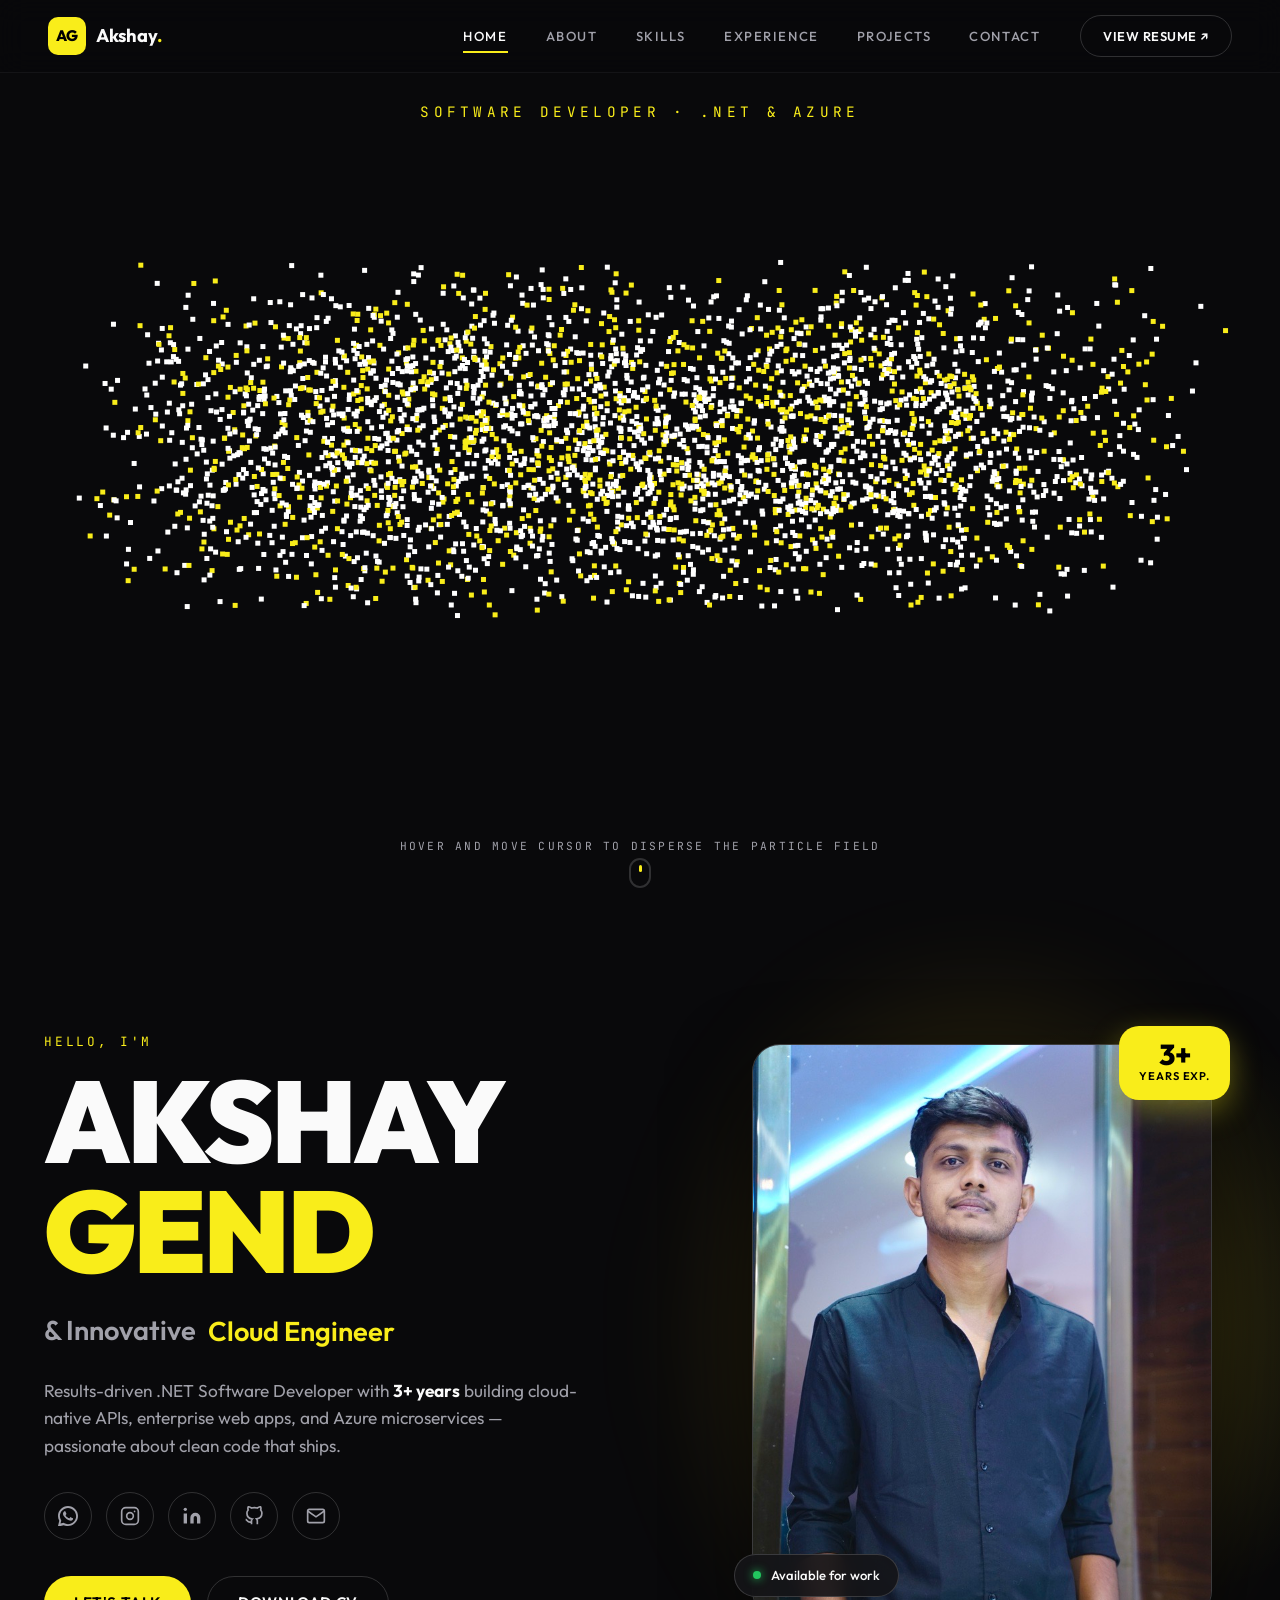
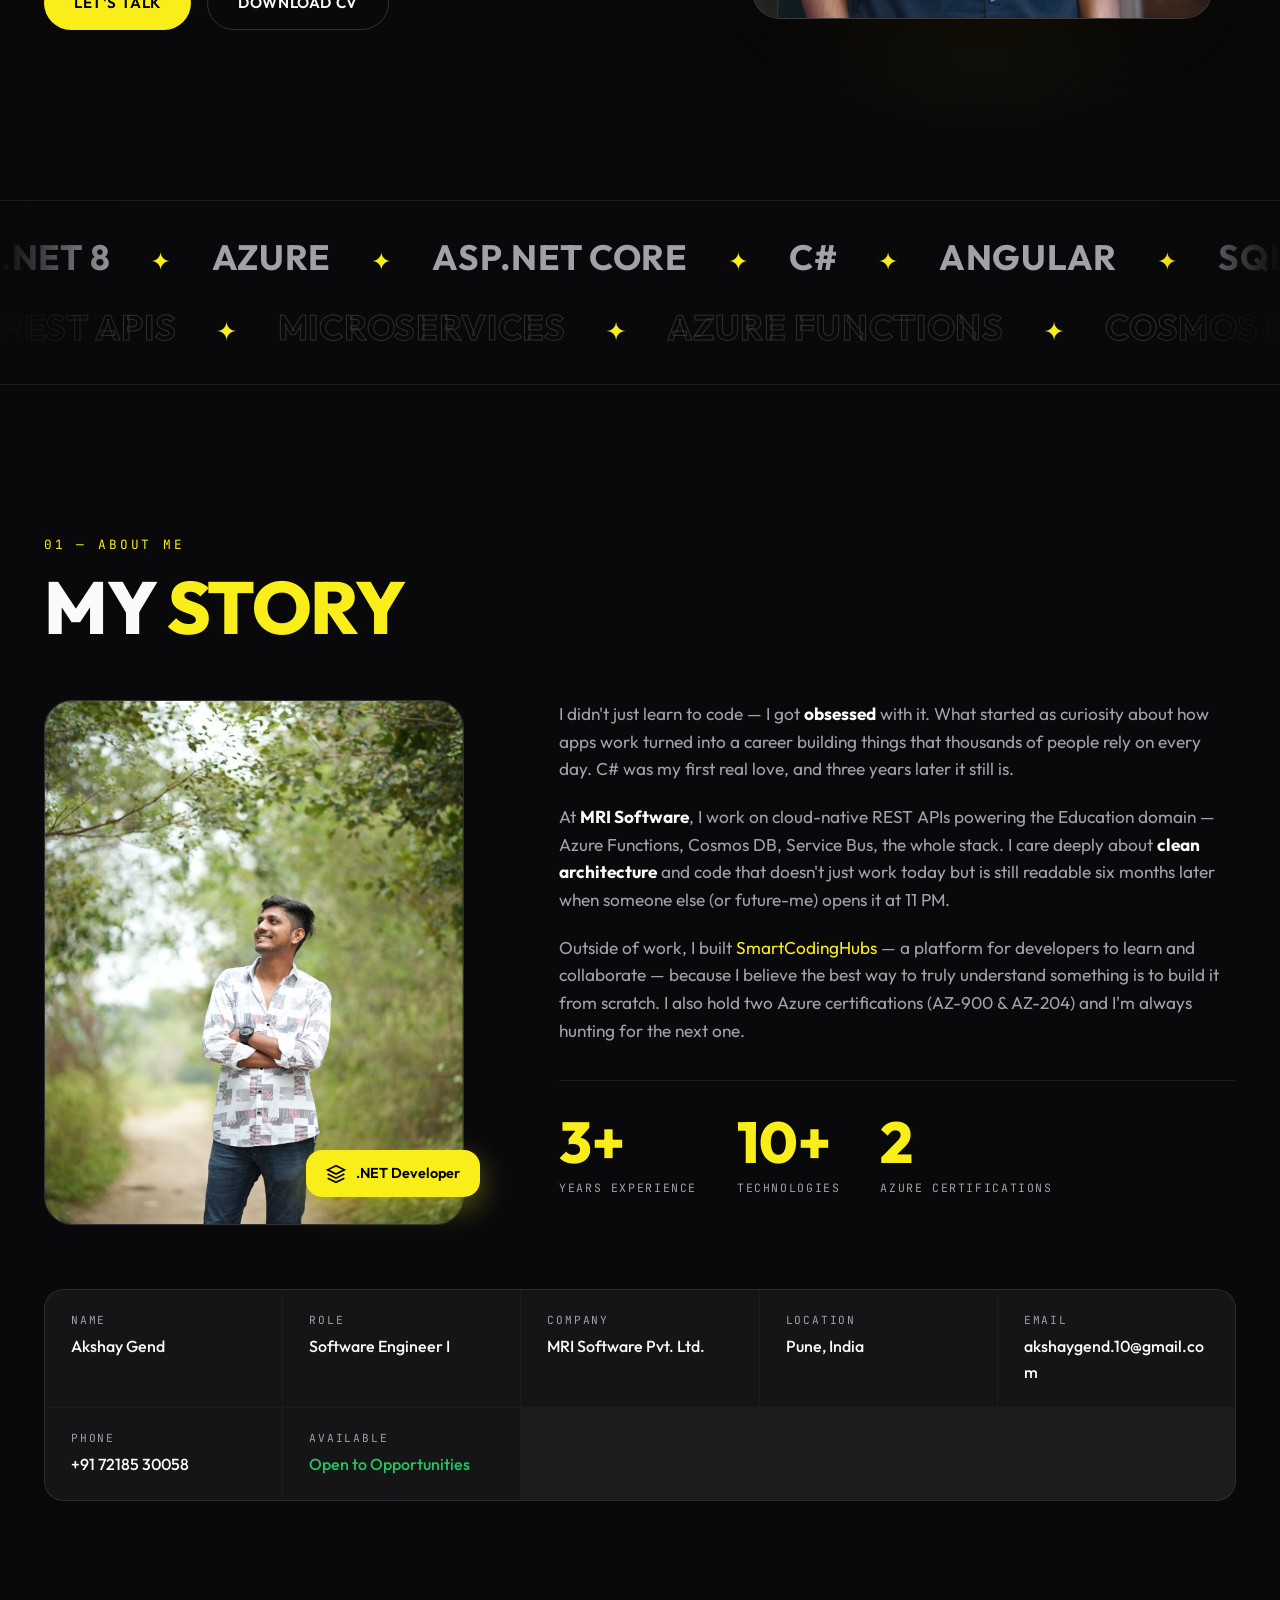
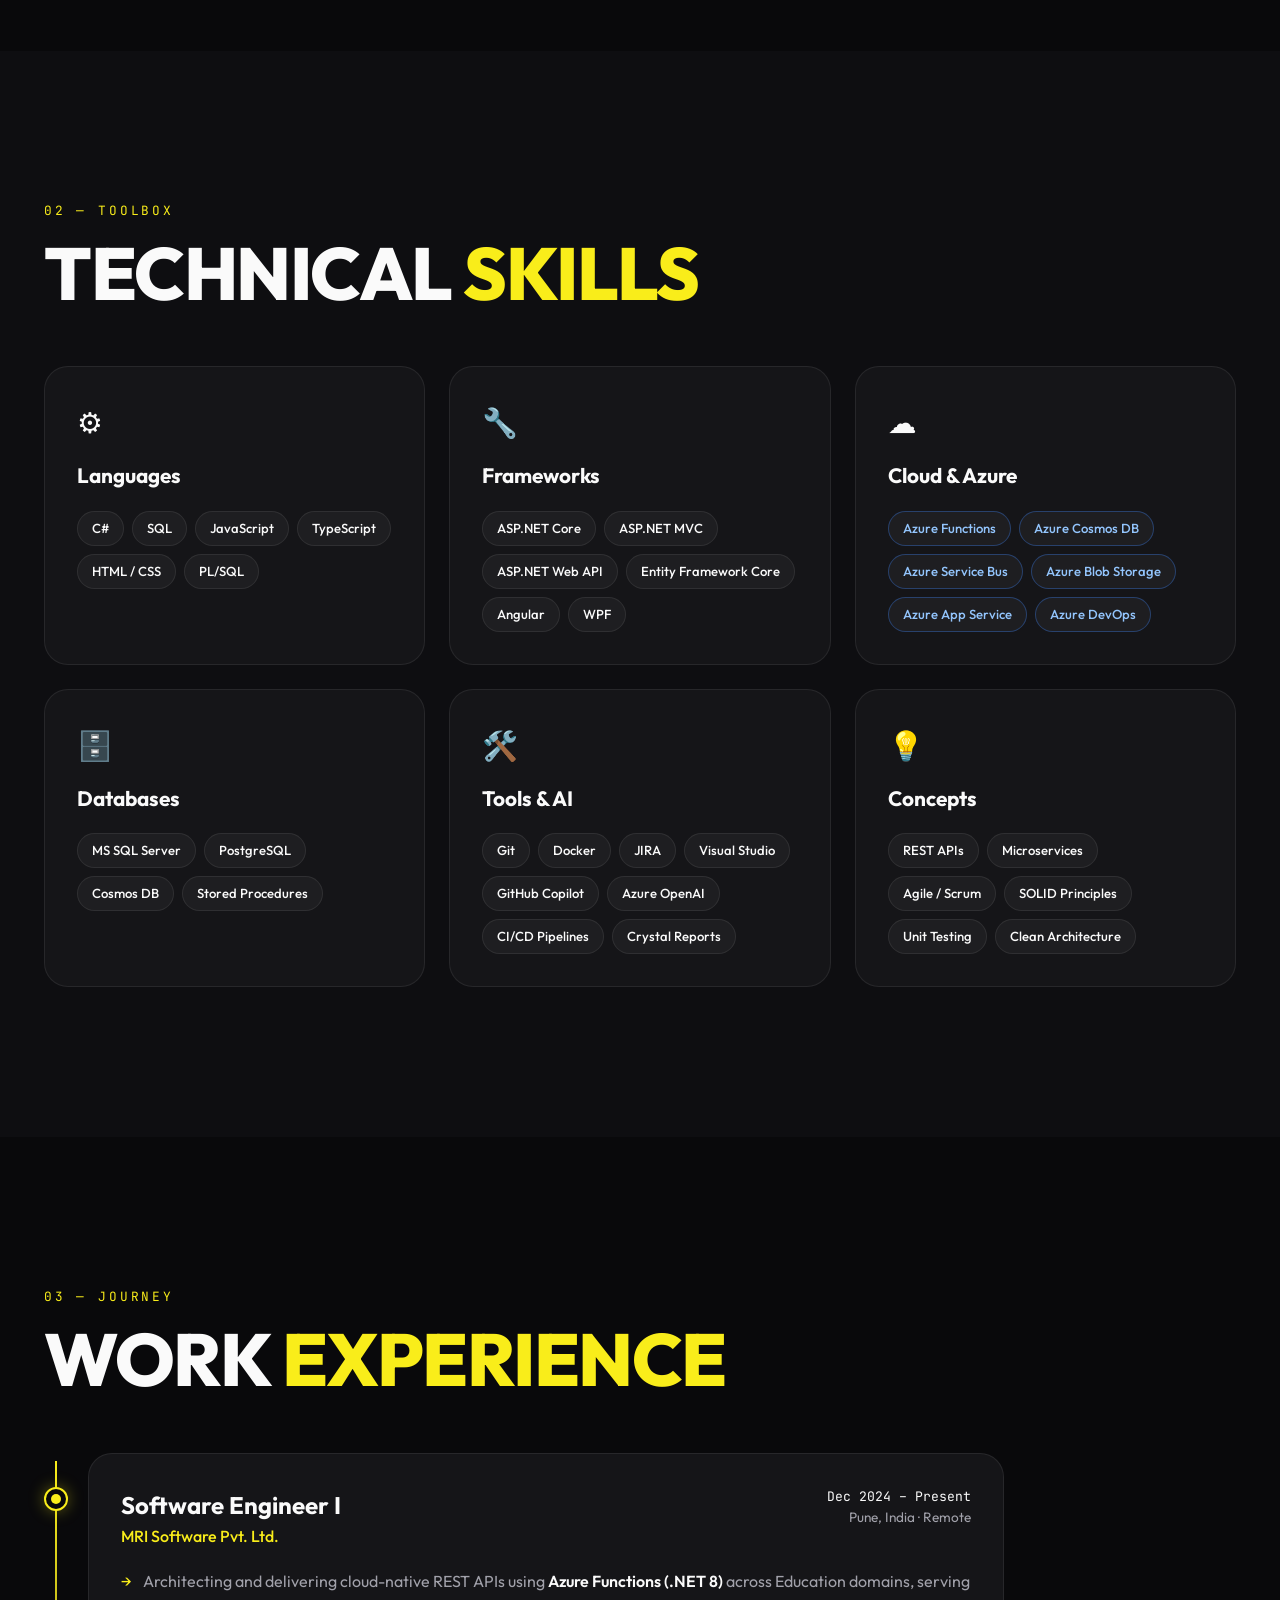
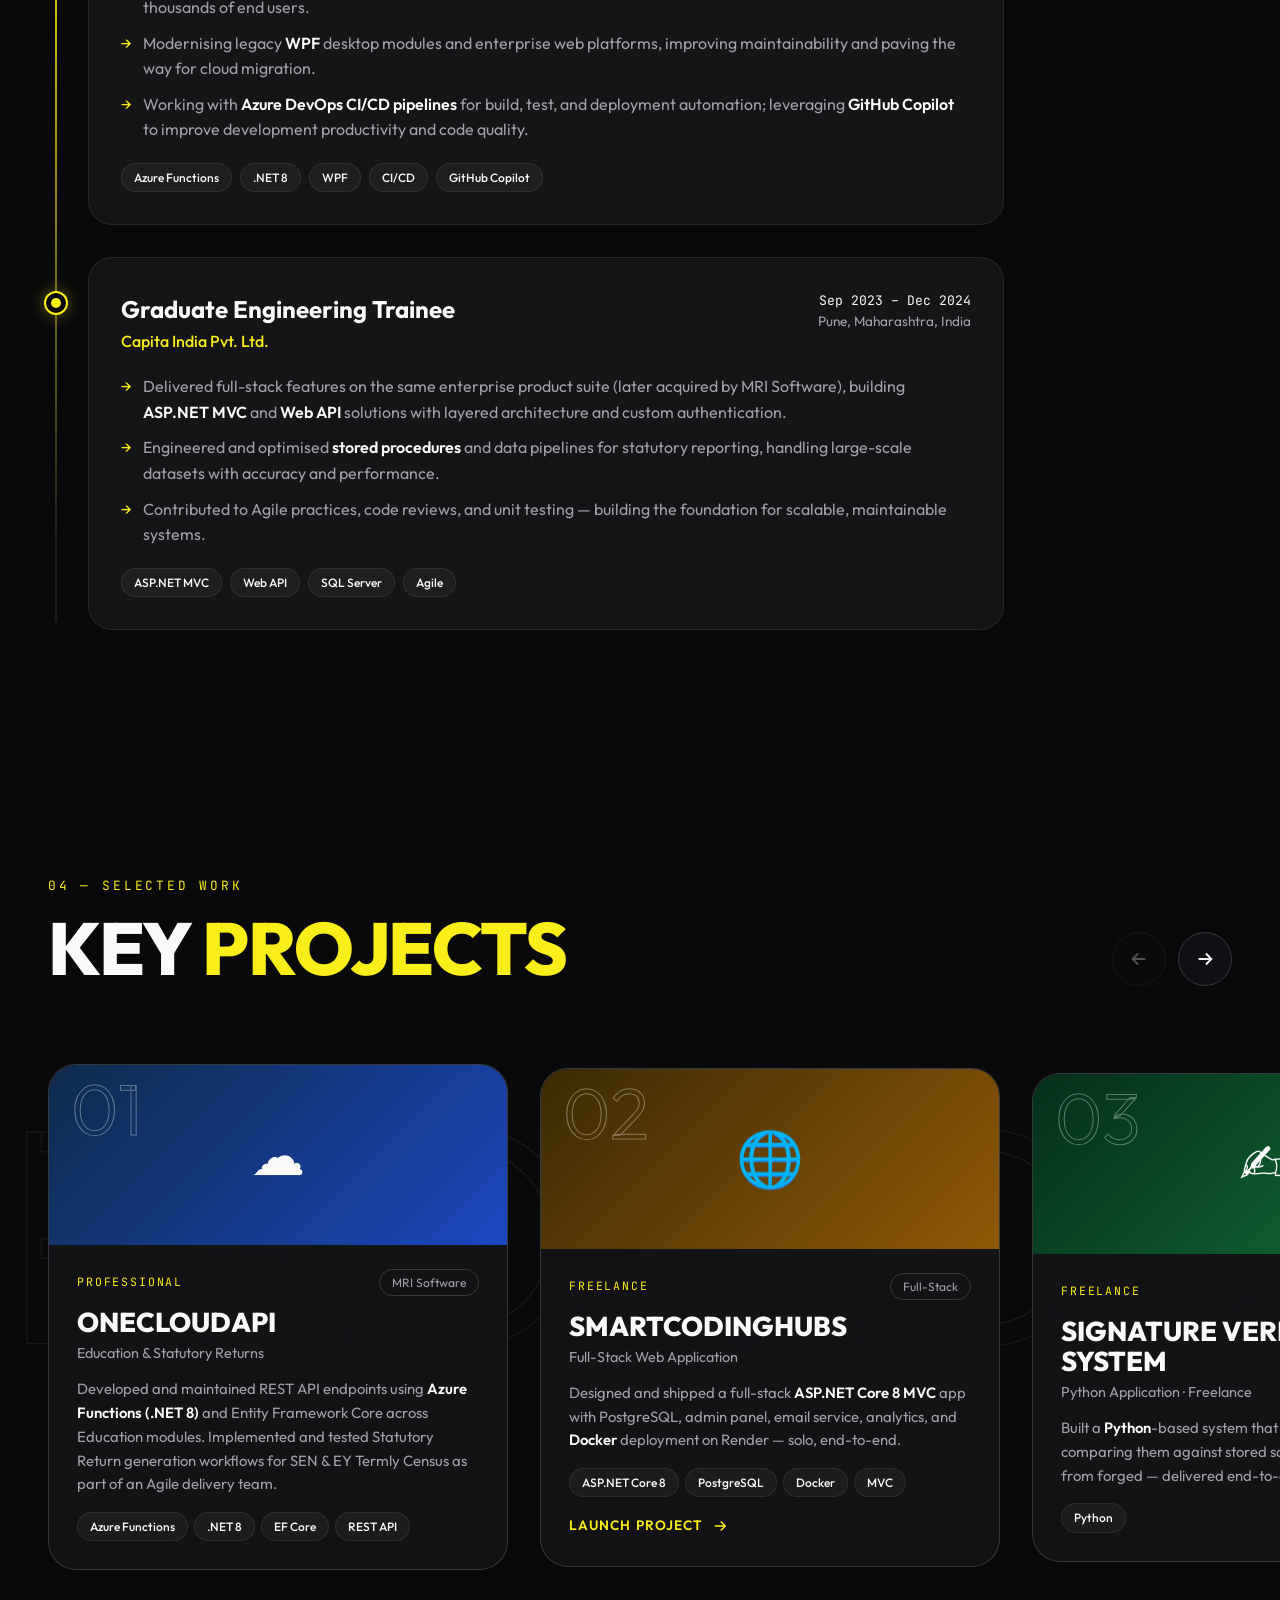
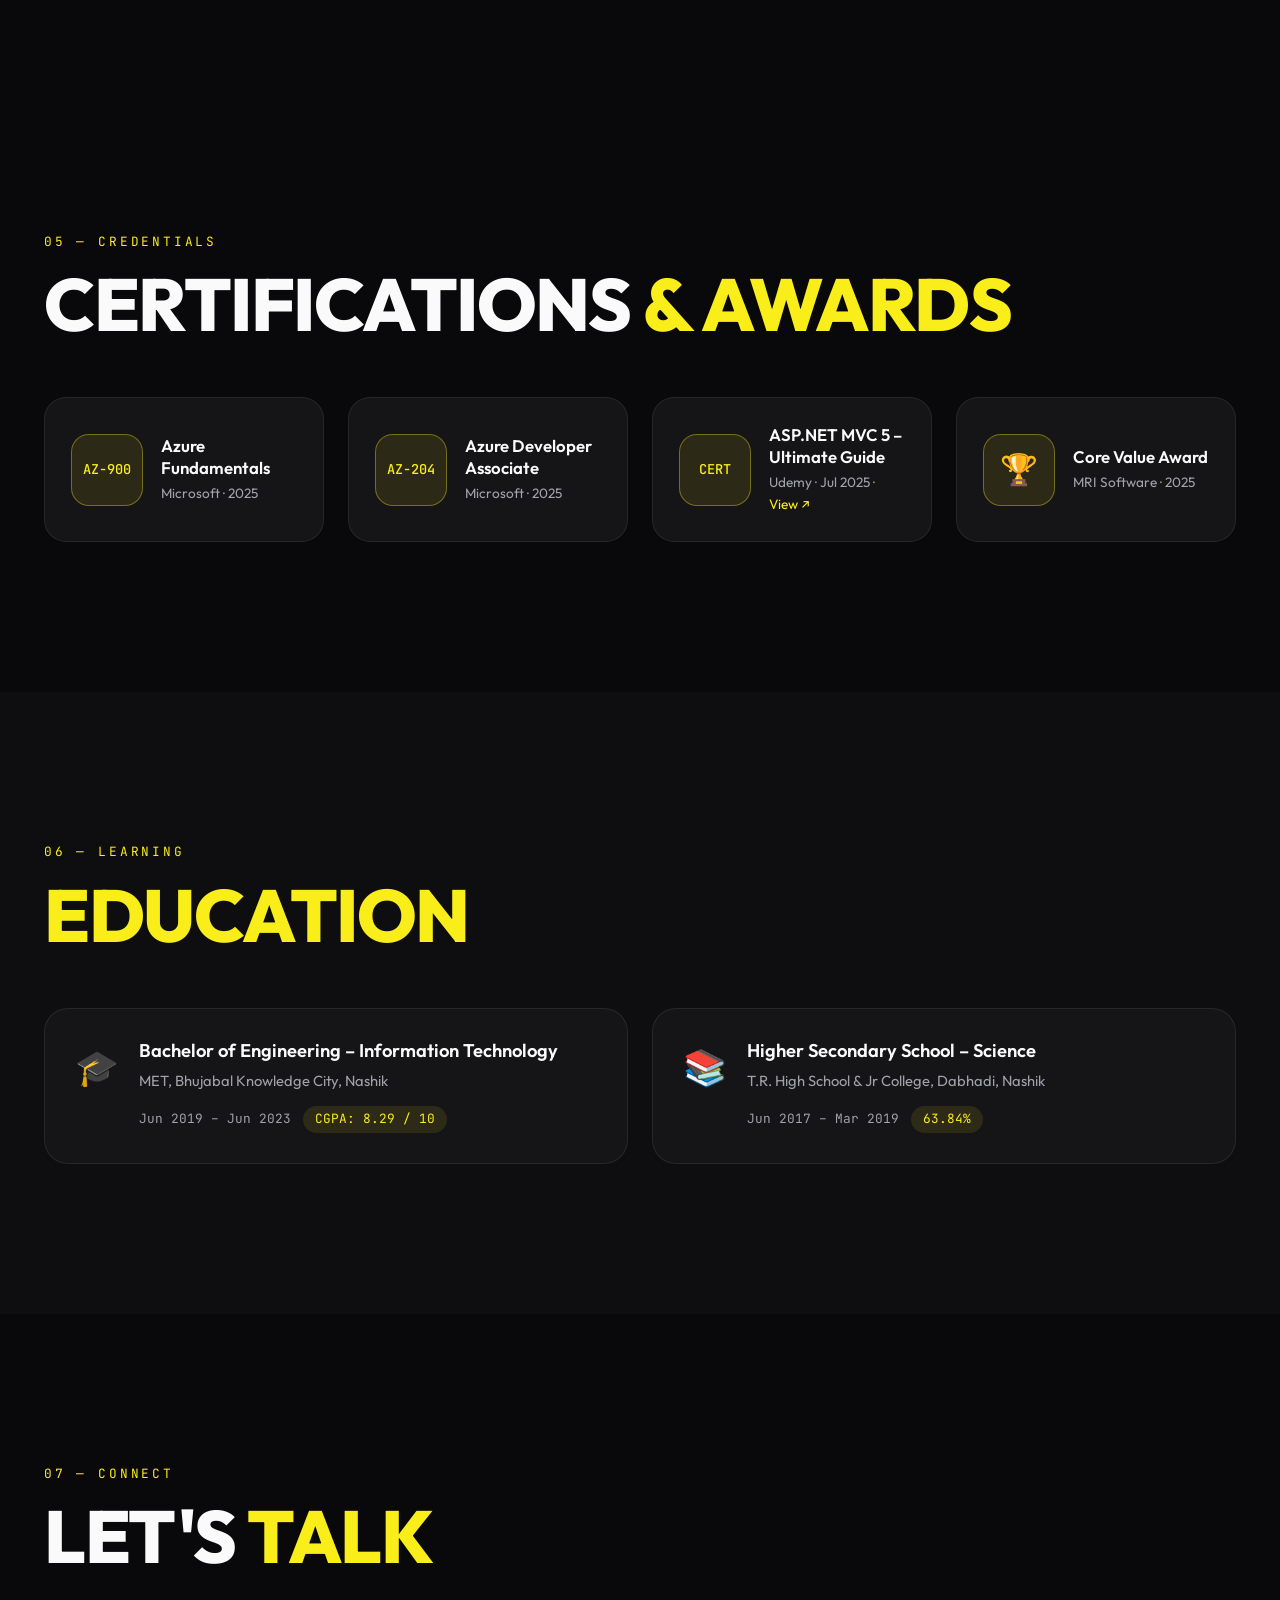
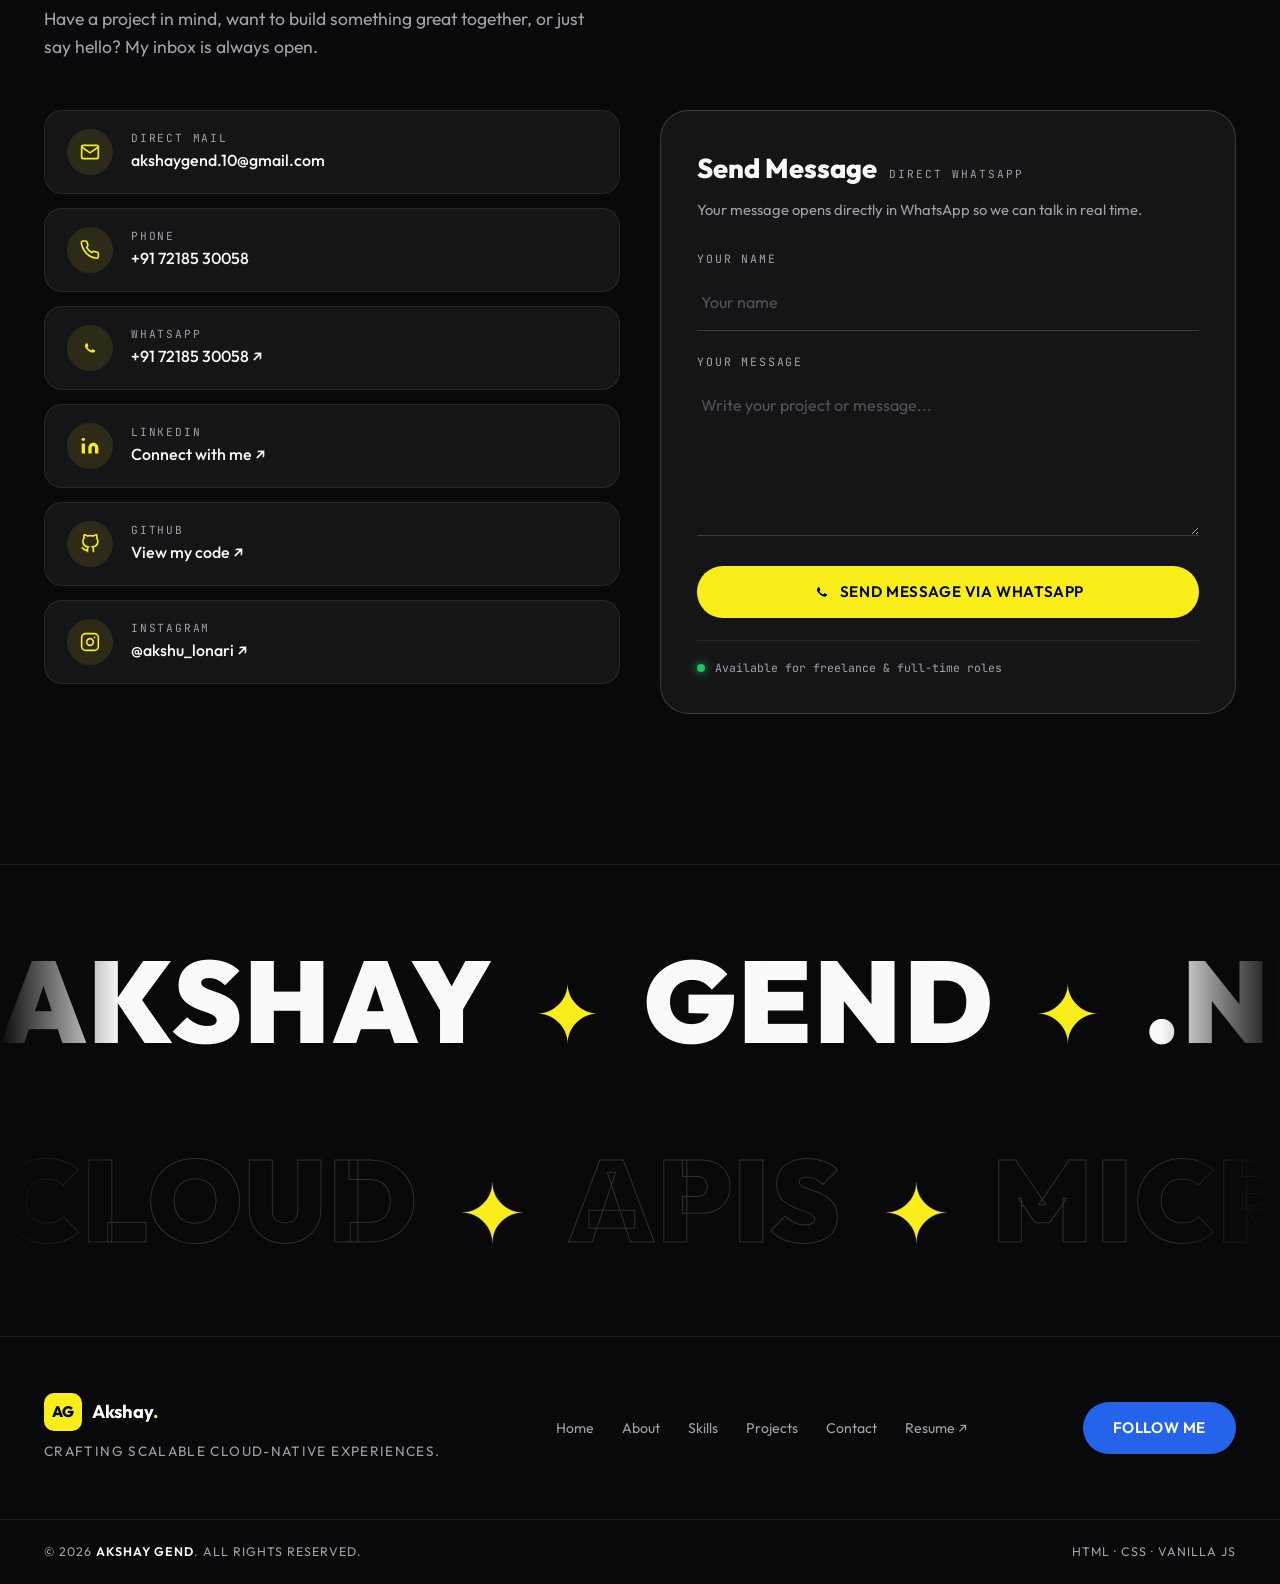
<file: index.html>
<!DOCTYPE html>
<html lang="en">
<head>
  <meta charset="UTF-8" />
  <meta name="viewport" content="width=device-width, initial-scale=1.0" />
  <title>Akshay Gend – .NET Developer</title>
  <meta name="description" content="Akshay Gend – .NET Software Developer specialising in Azure, ASP.NET Core, and cloud-native APIs." />
  <meta name="theme-color" content="#09090b" />
  <link rel="canonical" href="https://akshaygend.netlify.app/" />
  <meta name="robots" content="index, follow" />
  <link rel="preconnect" href="https://fonts.googleapis.com" />
  <link rel="preconnect" href="https://fonts.gstatic.com" crossorigin />
  <link href="https://fonts.googleapis.com/css2?family=Outfit:wght@300;400;500;600;700;800;900&family=JetBrains+Mono:wght@400;500&display=swap" rel="stylesheet" />
  <link rel="stylesheet" href="styles.css" />
  <noscript><style>.reveal{opacity:1!important;transform:none!important}</style></noscript>
</head>
<body>
  <div class="progress-bar" id="progressBar"></div>

  <!-- NAVBAR -->
  <nav class="navbar" id="navbar">
    <div class="nav-container">
      <a class="nav-logo" href="#home">
        <span class="logo-badge">AG</span>
        <span class="logo-name">Akshay<span class="logo-dot-sep">.</span></span>
      </a>
      <ul class="nav-links" id="navLinks">
        <li><a href="#home">Home</a></li>
        <li><a href="#about">About</a></li>
        <li><a href="#skills">Skills</a></li>
        <li><a href="#experience">Experience</a></li>
        <li><a href="#projects">Projects</a></li>
        <li><a href="#contact">Contact</a></li>
        <li class="nav-links-cta"><a href="Akshay_Gend_Resume.html" target="_blank" rel="noopener">View Resume ↗</a></li>
      </ul>
      <a href="Akshay_Gend_Resume.html" target="_blank" rel="noopener" class="btn btn-sm nav-cta">View Resume ↗</a>
      <button class="hamburger" id="hamburger" aria-label="Toggle menu" aria-expanded="false">
        <span></span><span></span><span></span>
      </button>
    </div>
  </nav>

  <!-- HOME : particle name -->
  <section class="landing" id="home">
    <canvas id="particleCanvas" aria-hidden="true"></canvas>
    <h1 class="sr-only">Akshay Gend – .NET Software Developer</h1>
    <p class="landing-role">Software Developer · .NET &amp; Azure</p>
    <p class="landing-hint">Hover and move cursor to disperse the particle field</p>
    <a href="#about" class="scroll-indicator" aria-label="Scroll to about"><span></span></a>
  </section>

  <!-- ABOUT : split-screen bio -->
  <section class="section hero" id="about">
    <div class="hero-glow" aria-hidden="true"></div>
    <div class="container hero-grid">
      <div class="hero-text">
        <p class="eyebrow">Hello, I'm</p>
        <h2 class="hero-name">Akshay<br><span class="outline">Gend</span></h2>
        <div class="word-line">
          <span class="word-amp">&amp; Innovative</span>
          <span class="word-window" aria-live="off">
            <span class="word-list" id="wordList">
              <span>.NET Developer</span>
              <span>Cloud Engineer</span>
              <span>API Architect</span>
              <span>Azure Builder</span>
            </span>
          </span>
        </div>
        <p class="hero-bio">
          Results-driven .NET Software Developer with <strong>3+ years</strong> building
          cloud-native APIs, enterprise web apps, and Azure microservices —
          passionate about clean code that ships.
        </p>
        <div class="hero-socials">
          <a href="https://wa.me/917218530058" target="_blank" rel="noopener" aria-label="WhatsApp" class="social-btn social-wa">
            <svg viewBox="0 0 24 24" fill="currentColor"><path d="M17.472 14.382c-.297-.149-1.758-.867-2.03-.967-.273-.099-.471-.148-.67.15-.197.297-.767.966-.94 1.164-.173.199-.347.223-.644.075-.297-.15-1.255-.463-2.39-1.475-.883-.788-1.48-1.761-1.653-2.059-.173-.297-.018-.458.13-.606.134-.133.298-.347.446-.52.149-.174.198-.298.298-.497.099-.198.05-.371-.025-.52-.075-.149-.669-1.612-.916-2.207-.242-.579-.487-.5-.669-.51-.173-.008-.371-.01-.57-.01-.198 0-.52.074-.792.372-.272.297-1.04 1.016-1.04 2.479 0 1.462 1.065 2.875 1.213 3.074.149.198 2.096 3.2 5.077 4.487.709.306 1.262.489 1.694.625.712.227 1.36.195 1.871.118.571-.085 1.758-.719 2.006-1.413.248-.694.248-1.289.173-1.413-.074-.124-.272-.198-.57-.347z"/><path d="M12 0C5.373 0 0 5.373 0 12c0 2.118.554 4.107 1.523 5.832L.057 23.625a.75.75 0 0 0 .918.918l5.8-1.466A11.934 11.934 0 0 0 12 24c6.627 0 12-5.373 12-12S18.627 0 12 0zm0 21.75a9.716 9.716 0 0 1-4.953-1.355l-.355-.211-3.683.931.948-3.672-.23-.376A9.712 9.712 0 0 1 2.25 12C2.25 6.615 6.615 2.25 12 2.25S21.75 6.615 21.75 12 17.385 21.75 12 21.75z"/></svg>
          </a>
          <a href="https://www.instagram.com/akshu_lonari" target="_blank" rel="noopener" aria-label="Instagram" class="social-btn social-ig">
            <svg viewBox="0 0 24 24" fill="none" stroke="currentColor" stroke-width="2"><rect x="2" y="2" width="20" height="20" rx="5" ry="5"/><circle cx="12" cy="12" r="4"/><circle cx="17.5" cy="6.5" r="1" fill="currentColor" stroke="none"/></svg>
          </a>
          <a href="https://www.linkedin.com/in/akshaygend" target="_blank" rel="noopener" aria-label="LinkedIn" class="social-btn social-li">
            <svg viewBox="0 0 24 24" fill="currentColor"><path d="M16 8a6 6 0 0 1 6 6v7h-4v-7a2 2 0 0 0-4 0v7h-4v-7a6 6 0 0 1 6-6z"/><rect x="2" y="9" width="4" height="12"/><circle cx="4" cy="4" r="2"/></svg>
          </a>
          <a href="https://github.com/akshaygend" target="_blank" rel="noopener" aria-label="GitHub" class="social-btn social-gh">
            <svg viewBox="0 0 24 24" fill="none" stroke="currentColor" stroke-width="2"><path d="M9 19c-5 1.5-5-2.5-7-3m14 6v-3.87a3.37 3.37 0 0 0-.94-2.61c3.14-.35 6.44-1.54 6.44-7A5.44 5.44 0 0 0 20 4.77 5.07 5.07 0 0 0 19.91 1S18.73.65 16 2.48a13.38 13.38 0 0 0-7 0C6.27.65 5.09 1 5.09 1A5.07 5.07 0 0 0 5 4.77a5.44 5.44 0 0 0-1.5 3.78c0 5.42 3.3 6.61 6.44 7A3.37 3.37 0 0 0 9 18.13V22"/></svg>
          </a>
          <a href="mailto:akshaygend.10@gmail.com" aria-label="Email" class="social-btn social-em">
            <svg viewBox="0 0 24 24" fill="none" stroke="currentColor" stroke-width="2"><path d="M4 4h16c1.1 0 2 .9 2 2v12c0 1.1-.9 2-2 2H4c-1.1 0-2-.9-2-2V6c0-1.1.9-2 2-2z"/><polyline points="22,6 12,13 2,6"/></svg>
          </a>
        </div>
        <div class="hero-actions">
          <a href="#contact" class="btn btn-primary">Let's Talk</a>
          <a href="Akshay_Gend_Resume.html" target="_blank" rel="noopener" class="btn btn-outline">Download CV</a>
        </div>
      </div>

      <div class="hero-visual">
        <div class="photo-glow" aria-hidden="true"></div>
        <div class="photo-frame">
          <img src="Images/Image.jpg" alt="Akshay Gend" />
        </div>
        <div class="exp-badge"><strong>3+</strong><span>Years Exp.</span></div>
        <span class="avail-tag"><i></i>Available for work</span>
      </div>
    </div>
  </section>

  <!-- MARQUEE -->
  <div class="marquee-band" aria-hidden="true">
    <div class="marquee-row marquee-left">
      <div class="marquee-track">
        <span>.NET 8</span><span>Azure</span><span>ASP.NET Core</span><span>C#</span><span>Angular</span><span>SQL Server</span><span>Docker</span><span>CI/CD</span>
        <span>.NET 8</span><span>Azure</span><span>ASP.NET Core</span><span>C#</span><span>Angular</span><span>SQL Server</span><span>Docker</span><span>CI/CD</span>
      </div>
    </div>
    <div class="marquee-row marquee-right">
      <div class="marquee-track">
        <span>REST APIs</span><span>Microservices</span><span>Azure Functions</span><span>Cosmos DB</span><span>Azure OpenAI</span><span>Unit Testing</span><span>Clean Architecture</span>
        <span>REST APIs</span><span>Microservices</span><span>Azure Functions</span><span>Cosmos DB</span><span>Azure OpenAI</span><span>Unit Testing</span><span>Clean Architecture</span>
      </div>
    </div>
  </div>

  <!-- STORY -->
  <section class="section" id="story">
    <div class="container">
      <p class="eyebrow reveal">01 — About me</p>
      <h2 class="section-heading reveal">My <span class="outline">Story</span></h2>
      <div class="story-grid">
        <div class="story-photo reveal">
          <div class="story-photo-inner">
            <img src="Images/Image (2).jpg" alt="Akshay Gend" loading="lazy" />
          </div>
          <div class="story-badge">
            <svg viewBox="0 0 24 24" fill="none" stroke="currentColor" stroke-width="2"><path d="M12 2L2 7l10 5 10-5-10-5z"/><path d="M2 17l10 5 10-5"/><path d="M2 12l10 5 10-5"/></svg>
            <span>.NET Developer</span>
          </div>
        </div>
        <div class="story-text reveal">
          <p>
            I didn't just learn to code — I got <strong>obsessed</strong> with it. What started as curiosity
            about how apps work turned into a career building things that thousands of people rely on every day.
            C# was my first real love, and three years later it still is.
          </p>
          <p>
            At <strong>MRI Software</strong>, I work on cloud-native REST APIs powering the Education domain —
            Azure Functions, Cosmos DB, Service Bus, the whole stack. I care deeply about
            <strong>clean architecture</strong> and code that doesn't just work today but is still readable
            six months later when someone else (or future-me) opens it at 11 PM.
          </p>
          <p>
            Outside of work, I built <a href="https://smartcodinghubs.onrender.com/" target="_blank" rel="noopener">SmartCodingHubs</a>
            — a platform for developers to learn and collaborate — because I believe the best way to
            truly understand something is to build it from scratch. I also hold two Azure certifications
            (AZ-900 &amp; AZ-204) and I'm always hunting for the next one.
          </p>
          <div class="about-stats">
            <div class="stat">
              <span class="stat-number" data-count="3" data-suffix="+">3+</span>
              <span class="stat-label">Years Experience</span>
            </div>
            <div class="stat">
              <span class="stat-number" data-count="10" data-suffix="+">10+</span>
              <span class="stat-label">Technologies</span>
            </div>
            <div class="stat">
              <span class="stat-number" data-count="2" data-suffix="">2</span>
              <span class="stat-label">Azure Certifications</span>
            </div>
          </div>
        </div>
        <div class="info-card reveal">
          <div class="info-item"><span class="info-label">Name</span><span class="info-value">Akshay Gend</span></div>
          <div class="info-item"><span class="info-label">Role</span><span class="info-value">Software Engineer I</span></div>
          <div class="info-item"><span class="info-label">Company</span><span class="info-value">MRI Software Pvt. Ltd.</span></div>
          <div class="info-item"><span class="info-label">Location</span><span class="info-value">Pune, India</span></div>
          <div class="info-item"><span class="info-label">Email</span><span class="info-value"><a href="mailto:akshaygend.10@gmail.com">akshaygend.10@gmail.com</a></span></div>
          <div class="info-item"><span class="info-label">Phone</span><span class="info-value">+91 72185 30058</span></div>
          <div class="info-item"><span class="info-label">Available</span><span class="info-value available-badge">Open to Opportunities</span></div>
        </div>
      </div>
    </div>
  </section>

  <!-- SKILLS -->
  <section class="section section-alt" id="skills">
    <div class="container">
      <p class="eyebrow reveal">02 — Toolbox</p>
      <h2 class="section-heading reveal">Technical <span class="outline">Skills</span></h2>
      <div class="skills-grid">

        <div class="skill-card reveal">
          <div class="skill-card-icon">⚙️</div>
          <h3>Languages</h3>
          <div class="skill-tags">
            <span class="tag">C#</span><span class="tag">SQL</span><span class="tag">JavaScript</span>
            <span class="tag">TypeScript</span><span class="tag">HTML / CSS</span><span class="tag">PL/SQL</span>
          </div>
        </div>

        <div class="skill-card reveal">
          <div class="skill-card-icon">🔧</div>
          <h3>Frameworks</h3>
          <div class="skill-tags">
            <span class="tag">ASP.NET Core</span><span class="tag">ASP.NET MVC</span><span class="tag">ASP.NET Web API</span>
            <span class="tag">Entity Framework Core</span><span class="tag">Angular</span><span class="tag">WPF</span>
          </div>
        </div>

        <div class="skill-card reveal">
          <div class="skill-card-icon">☁️</div>
          <h3>Cloud &amp; Azure</h3>
          <div class="skill-tags">
            <span class="tag tag-azure">Azure Functions</span><span class="tag tag-azure">Azure Cosmos DB</span>
            <span class="tag tag-azure">Azure Service Bus</span><span class="tag tag-azure">Azure Blob Storage</span>
            <span class="tag tag-azure">Azure App Service</span><span class="tag tag-azure">Azure DevOps</span>
          </div>
        </div>

        <div class="skill-card reveal">
          <div class="skill-card-icon">🗄️</div>
          <h3>Databases</h3>
          <div class="skill-tags">
            <span class="tag">MS SQL Server</span><span class="tag">PostgreSQL</span>
            <span class="tag">Cosmos DB</span><span class="tag">Stored Procedures</span>
          </div>
        </div>

        <div class="skill-card reveal">
          <div class="skill-card-icon">🛠️</div>
          <h3>Tools &amp; AI</h3>
          <div class="skill-tags">
            <span class="tag">Git</span><span class="tag">Docker</span><span class="tag">JIRA</span>
            <span class="tag">Visual Studio</span><span class="tag">GitHub Copilot</span><span class="tag">Azure OpenAI</span>
            <span class="tag">CI/CD Pipelines</span><span class="tag">Crystal Reports</span>
          </div>
        </div>

        <div class="skill-card reveal">
          <div class="skill-card-icon">💡</div>
          <h3>Concepts</h3>
          <div class="skill-tags">
            <span class="tag">REST APIs</span><span class="tag">Microservices</span><span class="tag">Agile / Scrum</span>
            <span class="tag">SOLID Principles</span><span class="tag">Unit Testing</span><span class="tag">Clean Architecture</span>
          </div>
        </div>

      </div>
    </div>
  </section>

  <!-- EXPERIENCE -->
  <section class="section" id="experience">
    <div class="container">
      <p class="eyebrow reveal">03 — Journey</p>
      <h2 class="section-heading reveal">Work <span class="outline">Experience</span></h2>
      <div class="timeline">

        <div class="timeline-item reveal">
          <div class="timeline-dot"></div>
          <div class="timeline-card">
            <div class="timeline-header">
              <div>
                <h3 class="timeline-role">Software Engineer I</h3>
                <div class="timeline-company">MRI Software Pvt. Ltd.</div>
              </div>
              <div class="timeline-meta">
                <span class="timeline-date">Dec 2024 – Present</span>
                <span class="timeline-loc">Pune, India · Remote</span>
              </div>
            </div>
            <ul class="timeline-bullets">
              <li>Architecting and delivering cloud-native REST APIs using <strong>Azure Functions (.NET 8)</strong> across Education domains, serving thousands of end users.</li>
              <li>Modernising legacy <strong>WPF</strong> desktop modules and enterprise web platforms, improving maintainability and paving the way for cloud migration.</li>
              <li>Working with <strong>Azure DevOps CI/CD pipelines</strong> for build, test, and deployment automation; leveraging <strong>GitHub Copilot</strong> to improve development productivity and code quality.</li>
            </ul>
            <div class="timeline-tags">
              <span class="tag tag-sm">Azure Functions</span><span class="tag tag-sm">.NET 8</span>
              <span class="tag tag-sm">WPF</span><span class="tag tag-sm">CI/CD</span><span class="tag tag-sm">GitHub Copilot</span>
            </div>
          </div>
        </div>

        <div class="timeline-item reveal">
          <div class="timeline-dot"></div>
          <div class="timeline-card">
            <div class="timeline-header">
              <div>
                <h3 class="timeline-role">Graduate Engineering Trainee</h3>
                <div class="timeline-company">Capita India Pvt. Ltd.</div>
              </div>
              <div class="timeline-meta">
                <span class="timeline-date">Sep 2023 – Dec 2024</span>
                <span class="timeline-loc">Pune, Maharashtra, India</span>
              </div>
            </div>
            <ul class="timeline-bullets">
              <li>Delivered full-stack features on the same enterprise product suite (later acquired by MRI Software), building <strong>ASP.NET MVC</strong> and <strong>Web API</strong> solutions with layered architecture and custom authentication.</li>
              <li>Engineered and optimised <strong>stored procedures</strong> and data pipelines for statutory reporting, handling large-scale datasets with accuracy and performance.</li>
              <li>Contributed to Agile practices, code reviews, and unit testing — building the foundation for scalable, maintainable systems.</li>
            </ul>
            <div class="timeline-tags">
              <span class="tag tag-sm">ASP.NET MVC</span><span class="tag tag-sm">Web API</span>
              <span class="tag tag-sm">SQL Server</span><span class="tag tag-sm">Agile</span>
            </div>
          </div>
        </div>

      </div>
    </div>
  </section>

  <!-- PROJECTS : pinned horizontal scroll -->
  <section class="hscroll" id="projects">
    <div class="hscroll-sticky">
      <div class="hscroll-bg-text" aria-hidden="true">PROJECTS</div>
      <div class="hscroll-head">
        <div>
          <p class="eyebrow">04 — Selected work</p>
          <h2 class="section-heading">Key <span class="outline">Projects</span></h2>
        </div>
        <div class="hscroll-arrows">
          <button type="button" class="arrow-btn" id="projPrev" aria-label="Previous project">
            <svg viewBox="0 0 24 24" fill="none" stroke="currentColor" stroke-width="2"><path d="M19 12H5M11 6l-6 6 6 6"/></svg>
          </button>
          <button type="button" class="arrow-btn" id="projNext" aria-label="Next project">
            <svg viewBox="0 0 24 24" fill="none" stroke="currentColor" stroke-width="2"><path d="M5 12h14M13 6l6 6-6 6"/></svg>
          </button>
        </div>
      </div>
      <div class="hscroll-track" id="hscrollTrack">

        <article class="project-card">
          <div class="project-media project-media--a"><span>01</span><div class="project-icon">☁️</div></div>
          <div class="project-body">
            <div class="project-meta"><span class="project-cat">Professional</span><span class="project-badge">MRI Software</span></div>
            <h3>OneCloudAPI</h3>
            <p class="project-sub">Education &amp; Statutory Returns</p>
            <p class="project-desc">
              Developed and maintained REST API endpoints using <strong>Azure Functions (.NET 8)</strong> and
              Entity Framework Core across Education modules. Implemented and tested Statutory Return
              generation workflows for SEN &amp; EY Termly Census as part of an Agile delivery team.
            </p>
            <div class="project-stack">
              <span class="tag tag-sm">Azure Functions</span><span class="tag tag-sm">.NET 8</span>
              <span class="tag tag-sm">EF Core</span><span class="tag tag-sm">REST API</span>
            </div>
          </div>
        </article>

        <article class="project-card">
          <div class="project-media project-media--b"><span>02</span><div class="project-icon">🌐</div></div>
          <div class="project-body">
            <div class="project-meta"><span class="project-cat">Freelance</span><span class="project-badge">Full-Stack</span></div>
            <h3>SmartCodingHubs</h3>
            <p class="project-sub">Full-Stack Web Application</p>
            <p class="project-desc">
              Designed and shipped a full-stack <strong>ASP.NET Core 8 MVC</strong> app with PostgreSQL,
              admin panel, email service, analytics, and <strong>Docker</strong> deployment on Render —
              solo, end-to-end.
            </p>
            <div class="project-stack">
              <span class="tag tag-sm">ASP.NET Core 8</span><span class="tag tag-sm">PostgreSQL</span>
              <span class="tag tag-sm">Docker</span><span class="tag tag-sm">MVC</span>
            </div>
            <a href="https://smartcodinghubs.onrender.com/" target="_blank" rel="noopener" class="project-link">
              Launch Project
              <svg viewBox="0 0 24 24" fill="none" stroke="currentColor" stroke-width="2"><path d="M5 12h14M13 6l6 6-6 6"/></svg>
            </a>
          </div>
        </article>

        <article class="project-card">
          <div class="project-media project-media--d"><span>03</span><div class="project-icon">✍️</div></div>
          <div class="project-body">
            <div class="project-meta"><span class="project-cat">Freelance</span><span class="project-badge">2026</span></div>
            <h3>Signature Verification System</h3>
            <p class="project-sub">Python Application · Freelance</p>
            <p class="project-desc">
              Built a <strong>Python</strong>-based system that verifies signatures by comparing them against
              stored samples to tell genuine ones from forged — delivered end-to-end as a freelance project.
            </p>
            <div class="project-stack">
              <span class="tag tag-sm">Python</span>
            </div>
          </div>
        </article>

        <article class="project-card">
          <div class="project-media project-media--c"><span>04</span><div class="project-icon">🏢</div></div>
          <div class="project-body">
            <div class="project-meta"><span class="project-cat">Professional</span><span class="project-badge">MRI Software</span></div>
            <h3>EducationV4</h3>
            <p class="project-sub">Enterprise Education Platform</p>
            <p class="project-desc">
              Maintained and extended a large-scale <strong>WPF &amp; ASP.NET</strong> enterprise product —
              bug fixes, feature delivery, regression testing, and NuGet package management across a
              multi-project solution.
            </p>
            <div class="project-stack">
              <span class="tag tag-sm">WPF</span><span class="tag tag-sm">ASP.NET</span>
              <span class="tag tag-sm">NuGet</span><span class="tag tag-sm">C#</span>
            </div>
          </div>
        </article>

        <article class="project-card project-card--cta">
          <p class="project-cat">Next up</p>
          <h3>Have an idea?<br>Let's build it.</h3>
          <a href="#contact" class="btn btn-primary">Get in touch</a>
        </article>

      </div>
    </div>
  </section>

  <!-- CERTIFICATIONS -->
  <section class="section" id="certifications">
    <div class="container">
      <p class="eyebrow reveal">05 — Credentials</p>
      <h2 class="section-heading reveal">Certifications <span class="outline">&amp; Awards</span></h2>
      <div class="certs-grid">

        <div class="cert-card reveal">
          <div class="cert-badge">AZ-900</div>
          <div class="cert-info"><h4>Azure Fundamentals</h4><p>Microsoft · 2025</p></div>
        </div>

        <div class="cert-card reveal">
          <div class="cert-badge">AZ-204</div>
          <div class="cert-info"><h4>Azure Developer Associate</h4><p>Microsoft · 2025</p></div>
        </div>

        <div class="cert-card reveal">
          <div class="cert-badge">CERT</div>
          <div class="cert-info">
            <h4>ASP.NET MVC 5 – Ultimate Guide</h4>
            <p>Udemy · Jul 2025 · <a href="https://www.udemy.com/certificate/UC-125b3c33-8350-472f-903d-a487b271caa5/" target="_blank" rel="noopener">View ↗</a></p>
          </div>
        </div>

        <div class="cert-card reveal">
          <div class="cert-badge cert-badge--award">🏆</div>
          <div class="cert-info"><h4>Core Value Award</h4><p>MRI Software · 2025</p></div>
        </div>

      </div>
    </div>
  </section>

  <!-- EDUCATION -->
  <section class="section section-alt" id="education">
    <div class="container">
      <p class="eyebrow reveal">06 — Learning</p>
      <h2 class="section-heading reveal"><span class="outline">Education</span></h2>
      <div class="edu-grid">
        <div class="edu-card reveal">
          <div class="edu-icon">🎓</div>
          <div class="edu-info">
            <h3>Bachelor of Engineering – Information Technology</h3>
            <p class="edu-inst">MET, Bhujabal Knowledge City, Nashik</p>
            <div class="edu-meta"><span>Jun 2019 – Jun 2023</span><span class="edu-grade">CGPA: 8.29 / 10</span></div>
          </div>
        </div>
        <div class="edu-card reveal">
          <div class="edu-icon">📚</div>
          <div class="edu-info">
            <h3>Higher Secondary School – Science</h3>
            <p class="edu-inst">T.R. High School &amp; Jr College, Dabhadi, Nashik</p>
            <div class="edu-meta"><span>Jun 2017 – Mar 2019</span><span class="edu-grade">63.84%</span></div>
          </div>
        </div>
      </div>
    </div>
  </section>

  <!-- CONTACT -->
  <section class="section" id="contact">
    <div class="container">
      <p class="eyebrow reveal">07 — Connect</p>
      <h2 class="section-heading reveal">Let's <span class="outline">Talk</span></h2>
      <p class="contact-sub reveal">
        Have a project in mind, want to build something great together, or just say hello?
        My inbox is always open.
      </p>
      <div class="contact-grid">
        <div class="contact-cards reveal">
          <a href="mailto:akshaygend.10@gmail.com" class="contact-card">
            <span class="contact-card-icon"><svg viewBox="0 0 24 24" fill="none" stroke="currentColor" stroke-width="2"><path d="M4 4h16c1.1 0 2 .9 2 2v12c0 1.1-.9 2-2 2H4c-1.1 0-2-.9-2-2V6c0-1.1.9-2 2-2z"/><polyline points="22,6 12,13 2,6"/></svg></span>
            <div><div class="contact-card-label">Direct Mail</div><div class="contact-card-value">akshaygend.10@gmail.com</div></div>
          </a>
          <a href="tel:+917218530058" class="contact-card">
            <span class="contact-card-icon"><svg viewBox="0 0 24 24" fill="none" stroke="currentColor" stroke-width="2"><path d="M22 16.92v3a2 2 0 0 1-2.18 2 19.79 19.79 0 0 1-8.63-3.07A19.5 19.5 0 0 1 4.69 12 19.79 19.79 0 0 1 1.61 3.4 2 2 0 0 1 3.6 1.22h3a2 2 0 0 1 2 1.72c.127.96.361 1.903.7 2.81a2 2 0 0 1-.45 2.11L7.91 8.81a16 16 0 0 0 6.29 6.29l.95-.95a2 2 0 0 1 2.11-.45c.907.339 1.85.573 2.81.7A2 2 0 0 1 22 16.92z"/></svg></span>
            <div><div class="contact-card-label">Phone</div><div class="contact-card-value">+91 72185 30058</div></div>
          </a>
          <a href="https://wa.me/917218530058" target="_blank" rel="noopener" class="contact-card">
            <span class="contact-card-icon"><svg viewBox="0 0 24 24" fill="currentColor"><path d="M17.472 14.382c-.297-.149-1.758-.867-2.03-.967-.273-.099-.471-.148-.67.15-.197.297-.767.966-.94 1.164-.173.199-.347.223-.644.075-.297-.15-1.255-.463-2.39-1.475-.883-.788-1.48-1.761-1.653-2.059-.173-.297-.018-.458.13-.606.134-.133.298-.347.446-.52.149-.174.198-.298.298-.497.099-.198.05-.371-.025-.52-.075-.149-.669-1.612-.916-2.207-.242-.579-.487-.5-.669-.51-.173-.008-.371-.01-.57-.01-.198 0-.52.074-.792.372-.272.297-1.04 1.016-1.04 2.479 0 1.462 1.065 2.875 1.213 3.074.149.198 2.096 3.2 5.077 4.487.709.306 1.262.489 1.694.625.712.227 1.36.195 1.871.118.571-.085 1.758-.719 2.006-1.413.248-.694.248-1.289.173-1.413-.074-.124-.272-.198-.57-.347z"/></svg></span>
            <div><div class="contact-card-label">WhatsApp</div><div class="contact-card-value">+91 72185 30058 ↗</div></div>
          </a>
          <a href="https://www.linkedin.com/in/akshaygend" target="_blank" rel="noopener" class="contact-card">
            <span class="contact-card-icon"><svg viewBox="0 0 24 24" fill="currentColor"><path d="M16 8a6 6 0 0 1 6 6v7h-4v-7a2 2 0 0 0-4 0v7h-4v-7a6 6 0 0 1 6-6z"/><rect x="2" y="9" width="4" height="12"/><circle cx="4" cy="4" r="2"/></svg></span>
            <div><div class="contact-card-label">LinkedIn</div><div class="contact-card-value">Connect with me ↗</div></div>
          </a>
          <a href="https://github.com/akshaygend" target="_blank" rel="noopener" class="contact-card">
            <span class="contact-card-icon"><svg viewBox="0 0 24 24" fill="none" stroke="currentColor" stroke-width="2"><path d="M9 19c-5 1.5-5-2.5-7-3m14 6v-3.87a3.37 3.37 0 0 0-.94-2.61c3.14-.35 6.44-1.54 6.44-7A5.44 5.44 0 0 0 20 4.77 5.07 5.07 0 0 0 19.91 1S18.73.65 16 2.48a13.38 13.38 0 0 0-7 0C6.27.65 5.09 1 5.09 1A5.07 5.07 0 0 0 5 4.77a5.44 5.44 0 0 0-1.5 3.78c0 5.42 3.3 6.61 6.44 7A3.37 3.37 0 0 0 9 18.13V22"/></svg></span>
            <div><div class="contact-card-label">GitHub</div><div class="contact-card-value">View my code ↗</div></div>
          </a>
          <a href="https://www.instagram.com/akshu_lonari" target="_blank" rel="noopener" class="contact-card">
            <span class="contact-card-icon"><svg viewBox="0 0 24 24" fill="none" stroke="currentColor" stroke-width="2"><rect x="2" y="2" width="20" height="20" rx="5" ry="5"/><circle cx="12" cy="12" r="4"/><circle cx="17.5" cy="6.5" r="1" fill="currentColor" stroke="none"/></svg></span>
            <div><div class="contact-card-label">Instagram</div><div class="contact-card-value">@akshu_lonari ↗</div></div>
          </a>
        </div>
        <div class="contact-form-wrap reveal">
          <div class="form-head">
            <h3>Send Message</h3>
            <span>Direct WhatsApp</span>
          </div>
          <p class="form-sub">Your message opens directly in WhatsApp so we can talk in real time.</p>
          <form class="contact-form" id="contactForm">
            <div class="form-group">
              <label for="name">Your Name</label>
              <input type="text" id="name" name="name" placeholder="Your name" autocomplete="name" required />
            </div>
            <div class="form-group">
              <label for="message">Your Message</label>
              <textarea id="message" name="message" rows="5" placeholder="Write your project or message..." required></textarea>
            </div>
            <button type="submit" class="btn btn-primary btn-full">
              <svg viewBox="0 0 24 24" fill="currentColor" aria-hidden="true"><path d="M17.472 14.382c-.297-.149-1.758-.867-2.03-.967-.273-.099-.471-.148-.67.15-.197.297-.767.966-.94 1.164-.173.199-.347.223-.644.075-.297-.15-1.255-.463-2.39-1.475-.883-.788-1.48-1.761-1.653-2.059-.173-.297-.018-.458.13-.606.134-.133.298-.347.446-.52.149-.174.198-.298.298-.497.099-.198.05-.371-.025-.52-.075-.149-.669-1.612-.916-2.207-.242-.579-.487-.5-.669-.51-.173-.008-.371-.01-.57-.01-.198 0-.52.074-.792.372-.272.297-1.04 1.016-1.04 2.479 0 1.462 1.065 2.875 1.213 3.074.149.198 2.096 3.2 5.077 4.487.709.306 1.262.489 1.694.625.712.227 1.36.195 1.871.118.571-.085 1.758-.719 2.006-1.413.248-.694.248-1.289.173-1.413-.074-.124-.272-.198-.57-.347z"/></svg>
              Send Message via WhatsApp
            </button>
          </form>
          <p class="form-note"><i></i>Available for freelance &amp; full-time roles</p>
        </div>
      </div>
    </div>
  </section>

  <!-- FOOTER -->
  <footer class="footer">
    <div class="marquee-band marquee-band--footer" aria-hidden="true">
      <div class="marquee-row marquee-left">
        <div class="marquee-track marquee-track--big">
          <span>AKSHAY</span><span>GEND</span><span>.NET</span><span>AZURE</span>
          <span>AKSHAY</span><span>GEND</span><span>.NET</span><span>AZURE</span>
        </div>
      </div>
      <div class="marquee-row marquee-right">
        <div class="marquee-track marquee-track--big marquee-track--outline">
          <span>CLOUD</span><span>APIS</span><span>MICROSERVICES</span><span>C#</span>
          <span>CLOUD</span><span>APIS</span><span>MICROSERVICES</span><span>C#</span>
        </div>
      </div>
    </div>

    <div class="container footer-main">
      <div class="footer-brand">
        <a class="nav-logo" href="#home">
          <span class="logo-badge">AG</span>
          <span class="logo-name">Akshay<span class="logo-dot-sep">.</span></span>
        </a>
        <p class="footer-tagline">Crafting scalable cloud-native experiences.</p>
      </div>
      <nav class="footer-links" aria-label="Footer">
        <a href="#home">Home</a>
        <a href="#about">About</a>
        <a href="#skills">Skills</a>
        <a href="#projects">Projects</a>
        <a href="#contact">Contact</a>
        <a href="Akshay_Gend_Resume.html" target="_blank" rel="noopener">Resume ↗</a>
      </nav>
      <a href="https://www.linkedin.com/in/akshaygend" target="_blank" rel="noopener" class="btn btn-linkedin">Follow Me</a>
    </div>

    <div class="footer-bottom">
      <div class="container footer-bottom-inner">
        <p>© 2026 <strong>AKSHAY GEND</strong>. All rights reserved.</p>
        <p class="footer-tech">HTML · CSS · Vanilla JS</p>
      </div>
    </div>
  </footer>

  <button class="back-to-top" id="backToTop" aria-label="Back to top">↑</button>
  <script src="script.js"></script>
</body>
</html>
</file>
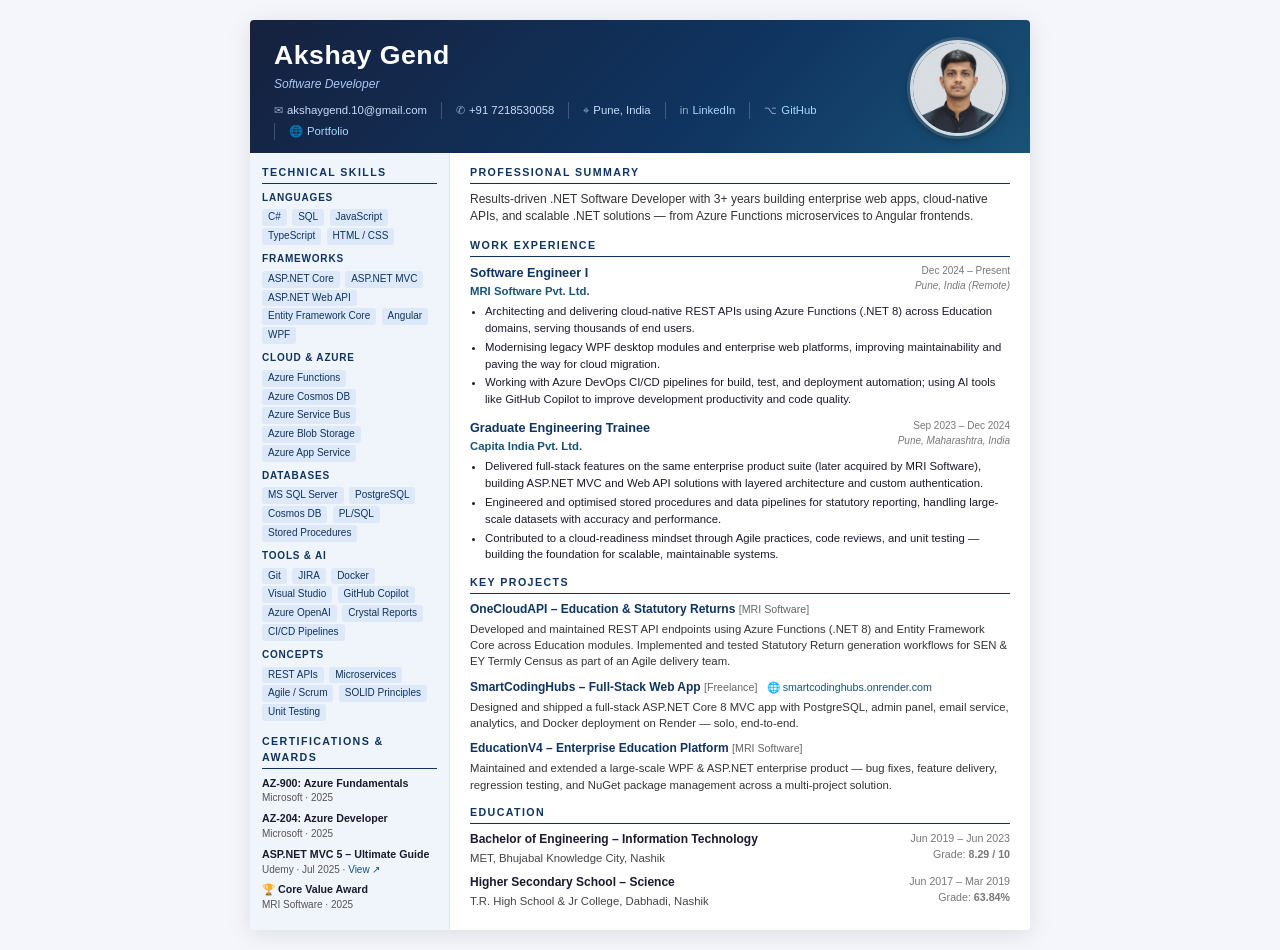
<file: Akshay_Gend_Resume.html>
<!DOCTYPE html>
<html lang="en">
<head>
  <meta charset="UTF-8" />
  <meta name="viewport" content="width=device-width, initial-scale=1.0" />
  <title>Akshay Gend – Resume</title>
  <style>
    /* ── Reset ── */
    *, *::before, *::after { box-sizing: border-box; margin: 0; padding: 0; }

    /* ── Base ── */
    body {
      font-family: 'Segoe UI', Calibri, Arial, sans-serif;
      font-size: 9pt;
      color: #1a1a2e;
      background: #f4f6fb;
      line-height: 1.48;
    }

    /* ── Page wrapper ── */
    .page {
      max-width: 780px;
      margin: 20px auto;
      background: #ffffff;
      box-shadow: 0 4px 24px rgba(0,0,0,0.10);
      border-radius: 4px;
      overflow: hidden;
    }

    /* ── Header / hero ── */
    .header {
      background: linear-gradient(135deg, #16213e 0%, #0f3460 60%, #1a5276 100%);
      color: #ffffff;
      padding: 16px 24px 13px;
    }
    .header-inner {
      display: flex;
      justify-content: space-between;
      align-items: center;
      gap: 16px;
    }
    .header-left { flex: 1; }
    .header h1 {
      font-size: 20pt;
      font-weight: 700;
      letter-spacing: 0.5px;
      margin-bottom: 1px;
    }
    .header .tagline {
      font-size: 9pt;
      color: #a8c8f8;
      margin-bottom: 8px;
      font-style: italic;
    }

    /* ── Photo circle ── */
    .header-photo {
      flex-shrink: 0;
      width: 96px;
      height: 96px;
      border-radius: 50%;
      border: 3px solid rgba(255,255,255,0.8);
      overflow: hidden;
      box-shadow: 0 0 0 3px rgba(255,255,255,0.15), 0 3px 10px rgba(0,0,0,0.4);
    }
    .header-photo img {
      width: 100%;
      height: 100%;
      object-fit: cover;
      object-position: center 20%;
      display: block;
    }
    .photo-initials {
      font-size: 18pt;
      font-weight: 700;
      color: rgba(255,255,255,0.75);
      letter-spacing: 1px;
      user-select: none;
    }

    /* ── Contact row ── */
    .contact-row {
      display: flex;
      flex-wrap: wrap;
      align-items: center;
      gap: 4px 0;
      font-size: 8.5pt;
      color: #c8dcf8;
    }
    .contact-row .c-item {
      display: flex;
      align-items: center;
      gap: 4px;
      padding-right: 14px;
    }
    .contact-row .c-item + .c-item {
      padding-left: 14px;
      border-left: 1px solid rgba(255,255,255,0.2);
    }
    .contact-row a { color: #a8d8ff; text-decoration: none; }
    .contact-row a:hover { text-decoration: underline; }
    .c-icon { opacity: 0.7; font-style: normal; }

    /* ── Body layout ── */
    .body {
      display: grid;
      grid-template-columns: 200px 1fr;
      align-items: stretch;
    }

    /* ── Sidebar ── */
    .sidebar {
      background: #f0f4fb;
      padding: 12px 12px;
      border-right: 1px solid #dde3ef;
      min-height: 100%;
    }

    /* ── Main ── */
    .main {
      padding: 12px 20px;
    }

    /* ── Section headings ── */
    .section-title {
      font-size: 8pt;
      font-weight: 700;
      text-transform: uppercase;
      letter-spacing: 1.4px;
      color: #0f3460;
      border-bottom: 1.5px solid #0f3460;
      padding-bottom: 2px;
      margin-bottom: 7px;
      margin-top: 12px;
    }
    .section-title:first-child { margin-top: 0; }

    /* ── Skill blocks ── */
    .skill-category { margin-bottom: 6px; }
    .skill-category h4 {
      font-size: 7.5pt;
      font-weight: 700;
      color: #0f3460;
      margin-bottom: 3px;
      text-transform: uppercase;
      letter-spacing: 0.8px;
    }
    .skill-tag {
      display: inline-block;
      background: #dde8f8;
      color: #0f3460;
      border-radius: 3px;
      padding: 1px 6px;
      font-size: 7.5pt;
      margin: 1px 2px 1px 0;
    }

    /* ── Education block ── */
    .edu-entry { margin-bottom: 8px; }
    .edu-entry h4 { font-size: 9pt; font-weight: 700; color: #1a1a2e; }
    .edu-entry .inst { font-size: 8.5pt; color: #444; margin-top: 1px; }
    .edu-entry .meta { font-size: 8pt; color: #777; margin-top: 1px; }

    /* ── Certifications ── */
    .cert-placeholder {
      border: 1.5px dashed #aab6c8;
      border-radius: 4px;
      padding: 8px;
      color: #8899aa;
      font-size: 7.5pt;
      font-style: italic;
      text-align: center;
    }

    /* ── Experience entries ── */
    .job { margin-bottom: 11px; }
    .job-header { display: flex; justify-content: space-between; align-items: flex-start; flex-wrap: wrap; gap: 2px; }
    .job-title { font-size: 9.5pt; font-weight: 700; color: #0f3460; }
    .job-company { font-size: 8.5pt; font-weight: 600; color: #1a5276; }
    .job-meta { font-size: 7.5pt; color: #777; white-space: nowrap; text-align: right; }
    .job-meta .location { font-style: italic; }
    .job-description { margin-top: 4px; }
    .job-description ul { padding-left: 15px; }
    .job-description li { margin-bottom: 2px; font-size: 8.5pt; }

    /* ── Projects ── */
    .project { margin-bottom: 9px; }
    .project h4 { font-size: 9pt; font-weight: 700; color: #0f3460; margin-bottom: 2px; }
    .project p { font-size: 8.5pt; color: #333; line-height: 1.45; }

    /* ── Print styles ── */
    @media print {
      body { background: #fff; font-size: 8.5pt; line-height: 1.42; font-weight: 400; -webkit-font-smoothing: antialiased; }
      p, li, div, span { font-weight: 400; }
      .page { max-width: 100%; margin: 0; box-shadow: none; border-radius: 0; }
      .print-tip { display: none; }
      .section-title { color: #000; border-color: #000; margin-top: 10px; margin-bottom: 6px; }
      .job-title, .job-company { color: #000; }
      .job { margin-bottom: 9px; }
      .job-description li { margin-bottom: 1px; }
      .project { margin-bottom: 7px; }
      .skill-tag { border: 1px solid #bbb; background: #f0f0f0; color: #000; font-weight: 400; }
      .skill-category { margin-bottom: 5px; }
      .header { -webkit-print-color-adjust: exact; print-color-adjust: exact; padding: 14px 20px 11px; }
      .header h1 { font-size: 18pt; }
      .header-photo { width: 84px; height: 84px; }
      .sidebar { -webkit-print-color-adjust: exact; print-color-adjust: exact; }
      .main { padding: 10px 18px; }
      .sidebar { padding: 10px 11px; }
      @page { size: A4 portrait; margin: 6mm 7mm; }
    }
  </style>
</head>
<body>
  <div class="page">

    <!-- ══ HEADER ══ -->
    <div class="header">
      <div class="header-inner">
        <div class="header-left">
          <h1>Akshay Gend</h1>
          <div class="tagline">Software Developer</div>
          <div class="contact-row">
            <span class="c-item"><i class="c-icon">✉</i> akshaygend.10@gmail.com</span>
            <span class="c-item"><i class="c-icon">✆</i> +91 7218530058</span>
            <span class="c-item"><i class="c-icon">⌖</i> Pune, India</span>
            <span class="c-item"><i class="c-icon">in</i> <a href="https://www.linkedin.com/in/akshaygend" target="_blank">LinkedIn</a></span>
            <span class="c-item"><i class="c-icon">⌥</i> <a href="https://github.com/akshaygend" target="_blank">GitHub</a></span>
            <span class="c-item"><i class="c-icon">🌐</i> <a href="https://YOUR_PORTFOLIO" target="_blank">Portfolio</a></span>
          </div>
        </div>
        <div class="header-photo">
          <img src="Images/106350_Akshay_Gend_MRI_Education.jpeg" alt="Akshay Gend" />
        </div>
      </div>
    </div>

    <!-- ══ TWO-COLUMN BODY ══ -->
    <div class="body">

      <!-- ╔══ SIDEBAR ══╗ -->
      <aside class="sidebar">

        <!-- Skills -->
        <div class="section-title">Technical Skills</div>

        <div class="skill-category">
          <h4>Languages</h4>
          <span class="skill-tag">C#</span>
          <span class="skill-tag">SQL</span>
          <span class="skill-tag">JavaScript</span>
          <span class="skill-tag">TypeScript</span>
          <span class="skill-tag">HTML / CSS</span>
        </div>

        <div class="skill-category">
          <h4>Frameworks</h4>
          <span class="skill-tag">ASP.NET Core</span>
          <span class="skill-tag">ASP.NET MVC</span>
          <span class="skill-tag">ASP.NET Web API</span>
          <span class="skill-tag">Entity Framework Core</span>
          <span class="skill-tag">Angular</span>
          <span class="skill-tag">WPF</span>
        </div>

        <div class="skill-category">
          <h4>Cloud &amp; Azure</h4>
          <span class="skill-tag">Azure Functions</span>
          <span class="skill-tag">Azure Cosmos DB</span>
          <span class="skill-tag">Azure Service Bus</span>
          <span class="skill-tag">Azure Blob Storage</span>
          <span class="skill-tag">Azure App Service</span>
        </div>

        <div class="skill-category">
          <h4>Databases</h4>
          <span class="skill-tag">MS SQL Server</span>
          <span class="skill-tag">PostgreSQL</span>
          <span class="skill-tag">Cosmos DB</span>
          <span class="skill-tag">PL/SQL</span>
          <span class="skill-tag">Stored Procedures</span>
        </div>

        <div class="skill-category">
          <h4>Tools &amp; AI</h4>
          <span class="skill-tag">Git</span>
          <span class="skill-tag">JIRA</span>
          <span class="skill-tag">Docker</span>
          <span class="skill-tag">Visual Studio</span>
          <span class="skill-tag">GitHub Copilot</span>
          <span class="skill-tag">Azure OpenAI</span>
          <span class="skill-tag">Crystal Reports</span>
          <span class="skill-tag">CI/CD Pipelines</span>
        </div>

        <div class="skill-category">
          <h4>Concepts</h4>
          <span class="skill-tag">REST APIs</span>
          <span class="skill-tag">Microservices</span>
          <span class="skill-tag">Agile / Scrum</span>
          <span class="skill-tag">SOLID Principles</span>
          <span class="skill-tag">Unit Testing</span>
        </div>

        <!-- Certifications & Awards -->
        <div class="section-title">Certifications &amp; Awards</div>
        <div style="display:flex; flex-direction:column; gap:5px;">
          <div>
            <div style="font-size:8pt; font-weight:600; color:#1a1a2e;">AZ-900: Azure Fundamentals</div>
            <div style="font-size:7.5pt; color:#555;">Microsoft &middot; 2025</div>
          </div>
          <div>
            <div style="font-size:8pt; font-weight:600; color:#1a1a2e;">AZ-204: Azure Developer</div>
            <div style="font-size:7.5pt; color:#555;">Microsoft &middot; 2025</div>
          </div>
          <div>
            <div style="font-size:8pt; font-weight:600; color:#1a1a2e;">ASP.NET MVC 5 – Ultimate Guide</div>
            <div style="font-size:7.5pt; color:#555;">Udemy &middot; Jul 2025 &middot; <a href="https://www.udemy.com/certificate/UC-125b3c33-8350-472f-903d-a487b271caa5/" target="_blank" style="color:#1a5276; text-decoration:none;">View ↗</a></div>
          </div>
          <div>
            <div style="font-size:8pt; font-weight:600; color:#1a1a2e;">🏆 Core Value Award</div>
            <div style="font-size:7.5pt; color:#555;">MRI Software &middot; 2025</div>
          </div>
        </div>


      </aside>

      <!-- ╔══ MAIN CONTENT ══╗ -->
      <main class="main">

        <!-- Professional Summary -->
        <div class="section-title">Professional Summary</div>
        <p style="font-size:9pt; color:#333; margin-bottom:4px;">
          Results-driven .NET Software Developer with 3+ years building enterprise web apps, cloud-native APIs, and scalable .NET solutions — from Azure Functions microservices to Angular frontends.
        </p>

        <!-- Experience -->
        <div class="section-title">Work Experience</div>

        <!-- Job 1: MRI Software -->
        <div class="job">
          <div class="job-header">
            <div>
              <div class="job-title">Software Engineer I</div>
              <div class="job-company">MRI Software Pvt. Ltd.</div>
            </div>
            <div class="job-meta">
              <div>Dec 2024 – Present</div>
              <div class="location">Pune, India (Remote)</div>
            </div>
          </div>
          <div class="job-description">
            <ul>
              <li>Architecting and delivering cloud-native REST APIs using Azure Functions (.NET 8) across Education domains, serving thousands of end users.</li>
              <li>Modernising legacy WPF desktop modules and enterprise web platforms, improving maintainability and paving the way for cloud migration.</li>
              <li>Working with Azure DevOps CI/CD pipelines for build, test, and deployment automation; using AI tools like GitHub Copilot to improve development productivity and code quality.</li>
            </ul>
          </div>
        </div>

        <!-- Job 2: Capita -->
        <div class="job">
          <div class="job-header">
            <div>
              <div class="job-title">Graduate Engineering Trainee</div>
              <div class="job-company">Capita India Pvt. Ltd.</div>
            </div>
            <div class="job-meta">
              <div>Sep 2023 – Dec 2024</div>
              <div class="location">Pune, Maharashtra, India</div>
            </div>
          </div>
          <div class="job-description">
            <ul>
              <li>Delivered full-stack features on the same enterprise product suite (later acquired by MRI Software), building ASP.NET MVC and Web API solutions with layered architecture and custom authentication.</li>
              <li>Engineered and optimised stored procedures and data pipelines for statutory reporting, handling large-scale datasets with accuracy and performance.</li>
              <li>Contributed to a cloud-readiness mindset through Agile practices, code reviews, and unit testing — building the foundation for scalable, maintainable systems.</li>
            </ul>
          </div>
        </div>

        <!-- Key Projects -->
        <div class="section-title">Key Projects</div>

        <div class="project">
          <h4>OneCloudAPI &ndash; Education &amp; Statutory Returns <span style="font-weight:400; color:#666; font-size:8pt;">[MRI Software]</span></h4>
          <p>Developed and maintained REST API endpoints using Azure Functions (.NET 8) and Entity Framework Core across Education modules. Implemented and tested Statutory Return generation workflows for SEN &amp; EY Termly Census as part of an Agile delivery team.</p>
        </div>

        <div class="project">
          <h4>SmartCodingHubs &ndash; Full-Stack Web App <span style="font-weight:400; color:#666; font-size:8pt;">[Freelance]</span> <a href="https://smartcodinghubs.onrender.com/" target="_blank" style="font-size:8pt; font-weight:400; color:#1a5276; text-decoration:none; margin-left:6px;">&#127760; smartcodinghubs.onrender.com</a></h4>
          <p>Designed and shipped a full-stack ASP.NET Core 8 MVC app with PostgreSQL, admin panel, email service, analytics, and Docker deployment on Render — solo, end-to-end.</p>
        </div>

        <div class="project">
          <h4>EducationV4 &ndash; Enterprise Education Platform <span style="font-weight:400; color:#666; font-size:8pt;">[MRI Software]</span></h4>
          <p>Maintained and extended a large-scale WPF &amp; ASP.NET enterprise product — bug fixes, feature delivery, regression testing, and NuGet package management across a multi-project solution.</p>
        </div>

        <!-- Education -->
        <div class="section-title">Education</div>
        <div class="edu-entry" style="display:flex; justify-content:space-between; align-items:flex-start;">
          <div>
            <h4>Bachelor of Engineering &ndash; Information Technology</h4>
            <div class="inst">MET, Bhujabal Knowledge City, Nashik</div>
          </div>
          <div style="text-align:right; white-space:nowrap; font-size:8pt; color:#777;">
            <div>Jun 2019 – Jun 2023</div>
            <div>Grade: <strong>8.29 / 10</strong></div>
          </div>
        </div>
        <div class="edu-entry" style="display:flex; justify-content:space-between; align-items:flex-start;">
          <div>
            <h4>Higher Secondary School &ndash; Science</h4>
            <div class="inst">T.R. High School & Jr College, Dabhadi, Nashik</div>
          </div>
          <div style="text-align:right; white-space:nowrap; font-size:8pt; color:#777;">
            <div>Jun 2017 – Mar 2019</div>
            <div>Grade: <strong>63.84%</strong></div>
          </div>
        </div>

    </div><!-- /.body -->

  </div><!-- /.page -->
</body>
</html>
</file>
<file: styles.css>
/* ══════════════════════════════════════════
   Akshay Gend – Portfolio · Cinematic dark theme
   ══════════════════════════════════════════ */

:root {
  --bg: #09090b;
  --bg-alt: #0e0e11;
  --surface: #151518;
  --surface-2: #1c1c21;
  --line: rgba(255, 255, 255, 0.08);
  --line-strong: rgba(255, 255, 255, 0.16);
  --text: #fafafa;
  --muted: #a1a1aa;
  --accent: #f9ed1a;
  --accent-glow: rgba(249, 237, 26, 0.35);
  --blue: #2563eb;
  --font: 'Outfit', system-ui, sans-serif;
  --mono: 'JetBrains Mono', ui-monospace, monospace;
  --nav-h: 72px;
  --ease: cubic-bezier(0.44, 0, 0.56, 1);
}

*, *::before, *::after { box-sizing: border-box; margin: 0; padding: 0; }

html { scroll-behavior: smooth; -webkit-text-size-adjust: 100%; }

body {
  font-family: var(--font);
  background: var(--bg);
  color: var(--text);
  line-height: 1.6;
  overflow-x: hidden;
  -webkit-font-smoothing: antialiased;
}

img { max-width: 100%; display: block; }
a { color: inherit; text-decoration: none; }
ul { list-style: none; }
button { font: inherit; cursor: pointer; border: none; background: none; color: inherit; }
::selection { background: var(--accent); color: #000; }

.sr-only {
  position: absolute; width: 1px; height: 1px; overflow: hidden;
  clip: rect(0 0 0 0); white-space: nowrap;
}

.container { width: 100%; max-width: 1240px; margin: 0 auto; padding: 0 24px; }

/* ── Progress bar ── */
.progress-bar {
  position: fixed; top: 0; left: 0; height: 3px; width: 0; z-index: 200;
  background: var(--accent); box-shadow: 0 0 12px var(--accent-glow);
}

/* ── Outline text ── */
.outline { color: var(--accent); }

.eyebrow {
  font-family: var(--mono);
  font-size: 0.8rem;
  letter-spacing: 0.22em;
  text-transform: uppercase;
  color: var(--accent);
  margin-bottom: 14px;
}

.section-heading {
  font-size: clamp(2.4rem, 6vw, 4.6rem);
  font-weight: 800;
  line-height: 1.02;
  letter-spacing: -0.02em;
  text-transform: uppercase;
  margin-bottom: 56px;
}

/* ── Buttons ── */
.btn {
  position: relative; overflow: hidden;
  display: inline-flex; align-items: center; justify-content: center; gap: 8px;
  padding: 14px 30px; border-radius: 999px;
  font-weight: 600; font-size: 0.95rem; letter-spacing: 0.04em; text-transform: uppercase;
  transition: transform 0.3s var(--ease), box-shadow 0.3s, background 0.3s, color 0.3s, border-color 0.3s;
}
.btn-sm { padding: 10px 22px; font-size: 0.8rem; }
.btn-full { width: 100%; }
.btn-primary { background: var(--accent); color: #000; }
.btn-primary:hover { transform: translateY(-3px); box-shadow: 0 0 32px var(--accent-glow); }
.btn-outline { border: 1px solid var(--line-strong); color: var(--text); }
.btn-outline:hover { border-color: var(--accent); color: var(--accent); transform: translateY(-3px); }
.btn-linkedin { background: var(--blue); color: #fff; }
.btn-linkedin:hover { transform: translateY(-3px); box-shadow: 0 0 30px rgba(37, 99, 235, 0.6); }
.btn:disabled { opacity: 0.8; cursor: wait; }

.ripple {
  position: absolute; border-radius: 50%; pointer-events: none;
  background: rgba(255, 255, 255, 0.35); transform: scale(0);
  animation: ripple 0.55s ease-out;
}
@keyframes ripple { to { transform: scale(1); opacity: 0; } }

/* ══ NAVBAR ══ */
.navbar {
  position: fixed; top: 0; left: 0; width: 100%; z-index: 100;
  background: rgba(9, 9, 11, 0.2);
  backdrop-filter: blur(14px); -webkit-backdrop-filter: blur(14px);
  border-bottom: 1px solid rgba(255, 255, 255, 0.05);
  transition: transform 0.4s var(--ease), background 0.3s;
}
.navbar.scrolled { background: rgba(9, 9, 11, 0.7); }
.navbar.hidden { transform: translateY(-100%); }

.nav-container {
  max-width: 1400px; margin: 0 auto; height: var(--nav-h);
  padding: 0 clamp(20px, 4vw, 48px);
  display: flex; align-items: center; justify-content: space-between; gap: 24px;
}

.nav-logo { display: inline-flex; align-items: center; gap: 10px; font-weight: 700; font-size: 1.15rem; }
.logo-badge {
  display: grid; place-items: center; width: 38px; height: 38px; border-radius: 10px;
  background: var(--accent); color: #000; font-weight: 800; font-size: 0.95rem;
}
.logo-dot-sep { color: var(--accent); }

.nav-links { display: flex; align-items: center; gap: 6px; margin-left: auto; }
.nav-links a {
  position: relative; display: block; padding: 8px 16px;
  font-size: 0.82rem; font-weight: 500; letter-spacing: 0.12em; text-transform: uppercase;
  color: var(--muted); transition: color 0.25s;
}
.nav-links a::after {
  content: ''; position: absolute; left: 16px; right: 16px; bottom: 2px; height: 2px;
  background: var(--accent); transform: scaleX(0); transform-origin: left; transition: transform 0.3s var(--ease);
}
.nav-links a:hover, .nav-links a.active { color: var(--text); }
.nav-links a:hover::after, .nav-links a.active::after { transform: scaleX(1); }
.nav-links-cta { display: none; }

.nav-cta { background: transparent; border: 1px solid var(--line-strong); color: var(--text); }
.nav-cta:hover { background: var(--accent); color: #000; border-color: var(--accent); }

.hamburger { display: none; width: 40px; height: 40px; flex-direction: column; justify-content: center; gap: 6px; align-items: center; z-index: 110; }
.hamburger span { display: block; width: 24px; height: 2px; background: var(--text); transition: transform 0.3s, opacity 0.3s; }
.hamburger.active span:nth-child(1) { transform: translateY(8px) rotate(45deg); }
.hamburger.active span:nth-child(2) { opacity: 0; }
.hamburger.active span:nth-child(3) { transform: translateY(-8px) rotate(-45deg); }

/* ══ LANDING (particles) ══ */
.landing {
  position: relative; height: 100vh; height: 100svh; min-height: 520px;
  background: var(--bg); overflow: hidden;
}
#particleCanvas { position: absolute; inset: 0; width: 100%; height: 100%; display: block; touch-action: pan-y; }
.landing-role {
  position: absolute; top: calc(var(--nav-h) + 28px); left: 0; right: 0; text-align: center;
  font-family: var(--mono); font-size: clamp(0.7rem, 1.6vw, 0.9rem);
  letter-spacing: 0.3em; text-transform: uppercase; color: var(--accent);
  pointer-events: none;
}
.landing-hint {
  position: absolute; bottom: 44px; left: 0; right: 0; text-align: center; padding: 0 20px;
  font-family: var(--mono); font-size: 0.7rem; letter-spacing: 0.2em; text-transform: uppercase;
  color: var(--muted); pointer-events: none;
}
.scroll-indicator {
  position: absolute; bottom: 12px; left: 50%; transform: translateX(-50%);
  width: 22px; height: 30px; border: 2px solid var(--line-strong); border-radius: 12px;
  display: flex; justify-content: center; padding-top: 5px;
}
.scroll-indicator span { width: 3px; height: 7px; border-radius: 3px; background: var(--accent); animation: scrollDot 1.8s infinite; }
@keyframes scrollDot { 0% { opacity: 1; transform: translateY(0); } 100% { opacity: 0; transform: translateY(10px); } }

/* ══ SECTIONS ══ */
.section { position: relative; padding: clamp(80px, 12vw, 150px) 0; }
.section-alt { background: var(--bg-alt); }

.reveal { opacity: 0; transform: translateY(46px); transition: opacity 0.9s var(--ease), transform 0.9s var(--ease); }
.reveal.visible { opacity: 1; transform: none; }

/* ══ HERO / ABOUT ══ */
.hero { min-height: 100vh; display: flex; align-items: center; padding-top: calc(var(--nav-h) + 40px); overflow: hidden; }
.hero-glow {
  position: absolute; width: 640px; height: 640px; right: -180px; top: 10%;
  background: radial-gradient(circle, rgba(249, 237, 26, 0.1), transparent 65%); pointer-events: none;
}
.hero-grid { display: grid; grid-template-columns: 1.1fr 0.9fr; gap: 64px; align-items: center; position: relative; }

.hero-name {
  font-size: clamp(3.4rem, 9vw, 7.6rem); font-weight: 900; line-height: 0.95;
  letter-spacing: -0.03em; text-transform: uppercase; margin-bottom: 24px;
}
.word-line {
  display: flex; flex-wrap: wrap; align-items: center; gap: 12px;
  font-size: clamp(1.1rem, 2.4vw, 1.7rem); font-weight: 600; margin-bottom: 24px;
}
.word-amp { color: var(--muted); }
.word-window { display: inline-block; height: 1.4em; line-height: 1.4em; overflow: hidden; color: var(--accent); }
.word-list { display: flex; flex-direction: column; transition: transform 0.7s var(--ease); transform: translateY(calc(var(--i, 0) * -1.4em)); }
.word-list span { height: 1.4em; white-space: nowrap; }

.hero-bio { max-width: 540px; color: var(--muted); font-size: 1.08rem; margin-bottom: 32px; }
.hero-bio strong { color: var(--text); }

.hero-socials { display: flex; flex-wrap: wrap; gap: 14px; margin-bottom: 36px; }
.social-btn {
  display: grid; place-items: center; width: 48px; height: 48px; border-radius: 50%;
  border: 1px solid var(--line-strong); color: var(--muted);
  transition: transform 0.3s var(--ease), color 0.3s, border-color 0.3s, box-shadow 0.3s;
}
.social-btn svg { width: 20px; height: 20px; }
.social-btn:hover { transform: translateY(-4px); }
.social-wa:hover { color: #22c55e; border-color: #22c55e; box-shadow: 0 0 16px rgba(34, 197, 94, 0.4); }
.social-ig:hover { color: #ec4899; border-color: #ec4899; box-shadow: 0 0 16px rgba(236, 72, 153, 0.4); }
.social-li:hover { color: #3b82f6; border-color: #3b82f6; box-shadow: 0 0 16px rgba(59, 130, 246, 0.4); }
.social-gh:hover { color: #fff; border-color: #fff; box-shadow: 0 0 16px rgba(255, 255, 255, 0.3); }
.social-em:hover { color: var(--accent); border-color: var(--accent); box-shadow: 0 0 16px var(--accent-glow); }

.hero-actions { display: flex; flex-wrap: wrap; gap: 16px; }

.hero-visual { position: relative; max-width: 460px; justify-self: center; width: 100%; }
.photo-glow {
  position: absolute; inset: -8%; border-radius: 50%;
  background: rgba(250, 204, 21, 0.1); filter: blur(60px); animation: pulse 6s infinite;
}
@keyframes pulse { 0%, 100% { opacity: 0.5; transform: scale(0.95); } 50% { opacity: 1; transform: scale(1.05); } }
.photo-frame {
  position: relative; aspect-ratio: 4 / 5; border-radius: 28px; overflow: hidden;
  border: 1px solid var(--line-strong); background: var(--surface);
  box-shadow: 0 30px 80px rgba(0, 0, 0, 0.6);
}
.photo-frame img { width: 100%; height: 100%; object-fit: cover; object-position: top center; }
.exp-badge {
  position: absolute; top: -18px; right: -18px; display: flex; flex-direction: column; align-items: center;
  padding: 14px 20px; border-radius: 20px; background: var(--accent); color: #000;
  box-shadow: 0 10px 30px var(--accent-glow); animation: float 5s ease-in-out infinite;
}
.exp-badge strong { font-size: 1.8rem; line-height: 1; font-weight: 800; }
.exp-badge span { font-size: 0.7rem; font-weight: 600; text-transform: uppercase; letter-spacing: 0.08em; }
.avail-tag {
  position: absolute; bottom: 22px; left: -18px; display: inline-flex; align-items: center; gap: 10px;
  padding: 10px 18px; border-radius: 999px; font-size: 0.82rem; font-weight: 500;
  background: rgba(21, 21, 24, 0.9); border: 1px solid var(--line-strong);
  backdrop-filter: blur(10px); animation: float 6s ease-in-out infinite reverse;
}
.avail-tag i { width: 8px; height: 8px; border-radius: 50%; background: #22c55e; box-shadow: 0 0 10px #22c55e; }
@keyframes float { 0%, 100% { transform: translateY(0); } 50% { transform: translateY(-10px); } }

/* ══ MARQUEE ══ */
.marquee-band {
  position: relative; overflow: hidden; padding: 28px 0;
  border-top: 1px solid var(--line); border-bottom: 1px solid var(--line);
  background: var(--bg);
}
.marquee-band::before, .marquee-band::after {
  content: ''; position: absolute; top: 0; bottom: 0; width: 120px; z-index: 2; pointer-events: none;
}
.marquee-band::before { left: 0; background: linear-gradient(to right, var(--bg), transparent); }
.marquee-band::after { right: 0; background: linear-gradient(to left, var(--bg), transparent); }
.marquee-row { overflow: hidden; }
.marquee-row + .marquee-row { margin-top: 14px; }
.marquee-track { display: flex; width: max-content; }
.marquee-left .marquee-track { animation: marqueeLeft 28s linear infinite; }
.marquee-right .marquee-track { animation: marqueeRight 28s linear infinite; }
.marquee-track span {
  margin-right: 40px; white-space: nowrap;
  font-size: clamp(1.4rem, 3vw, 2.2rem); font-weight: 700; text-transform: uppercase; letter-spacing: 0.02em;
  color: var(--muted);
}
.marquee-track span::after { content: '✦'; margin-left: 40px; color: var(--accent); font-size: 0.7em; }
.marquee-right .marquee-track span { color: transparent; -webkit-text-stroke: 1px var(--line-strong); }
@keyframes marqueeLeft { from { transform: translateX(0); } to { transform: translateX(-50%); } }
@keyframes marqueeRight { from { transform: translateX(-50%); } to { transform: translateX(0); } }

/* ══ STORY ══ */
.story-grid { display: grid; grid-template-columns: 0.8fr 1.2fr; gap: 64px; align-items: start; }
.story-photo { position: relative; max-width: 420px; }
.story-photo-inner {
  aspect-ratio: 4 / 5; border-radius: 28px; overflow: hidden; border: 1px solid var(--line-strong);
}
.story-photo-inner img { width: 100%; height: 100%; object-fit: cover; transition: transform 0.8s var(--ease); }
.story-photo:hover img { transform: scale(1.05); }
.story-badge {
  position: absolute; right: -16px; bottom: 28px; display: inline-flex; align-items: center; gap: 10px;
  padding: 12px 20px; border-radius: 16px; font-weight: 600; font-size: 0.9rem;
  background: var(--accent); color: #000; box-shadow: 0 10px 30px var(--accent-glow);
}
.story-badge svg { width: 20px; height: 20px; }

.story-text p { color: var(--muted); font-size: 1.08rem; margin-bottom: 20px; }
.story-text strong { color: var(--text); }
.story-text a { color: var(--accent); border-bottom: 1px solid transparent; transition: border-color 0.3s; }
.story-text a:hover { border-color: var(--accent); }

.about-stats { display: flex; flex-wrap: wrap; gap: 40px; margin-top: 36px; padding-top: 32px; border-top: 1px solid var(--line); }
.stat { display: flex; flex-direction: column; }
.stat-number { font-size: clamp(2.4rem, 5vw, 3.6rem); font-weight: 800; line-height: 1; color: var(--accent); }
.stat-label { font-family: var(--mono); font-size: 0.72rem; letter-spacing: 0.14em; text-transform: uppercase; color: var(--muted); margin-top: 8px; }

.info-card {
  grid-column: 1 / -1; display: grid; grid-template-columns: repeat(auto-fit, minmax(220px, 1fr));
  gap: 1px; background: var(--line); border: 1px solid var(--line); border-radius: 20px; overflow: hidden;
}
.info-item { display: flex; flex-direction: column; gap: 4px; padding: 22px 26px; background: var(--surface); }
.info-label { font-family: var(--mono); font-size: 0.7rem; letter-spacing: 0.16em; text-transform: uppercase; color: var(--muted); }
.info-value { font-weight: 500; word-break: break-word; }
.info-value a:hover { color: var(--accent); }
.available-badge { color: #22c55e; }

/* ══ TAGS ══ */
.tag {
  display: inline-block; padding: 6px 14px; border-radius: 999px;
  font-size: 0.82rem; font-weight: 500; color: var(--text);
  background: rgba(255, 255, 255, 0.04); border: 1px solid var(--line);
  transition: background 0.3s, border-color 0.3s, color 0.3s;
}
.tag-sm { padding: 4px 12px; font-size: 0.75rem; }
.tag-azure { border-color: rgba(59, 130, 246, 0.35); color: #93c5fd; }
.tag:hover { background: rgba(249, 237, 26, 0.1); border-color: var(--accent); color: var(--accent); }

/* ══ SKILLS ══ */
.skills-grid { display: grid; grid-template-columns: repeat(auto-fit, minmax(300px, 1fr)); gap: 24px; }
.skill-card {
  position: relative; padding: 32px; border-radius: 24px; background: var(--surface);
  border: 1px solid var(--line); overflow: hidden;
  transition: transform 0.4s var(--ease), border-color 0.3s, box-shadow 0.3s, opacity 0.9s var(--ease);
}
.skill-card::before {
  content: ''; position: absolute; inset: 0; opacity: 0; transition: opacity 0.4s;
  background: radial-gradient(400px circle at var(--mx, 50%) var(--my, 0%), rgba(249, 237, 26, 0.09), transparent 60%);
}
.skill-card:hover::before { opacity: 1; }
.skill-card:hover { border-color: rgba(249, 237, 26, 0.4); }
.skill-card > * { position: relative; }
.skill-card-icon { font-size: 1.8rem; margin-bottom: 14px; }
.skill-card h3 { font-size: 1.3rem; font-weight: 700; margin-bottom: 18px; }
.skill-tags { display: flex; flex-wrap: wrap; gap: 8px; }

/* ══ EXPERIENCE ══ */
.timeline { position: relative; max-width: 960px; padding-left: 44px; }
.timeline::before {
  content: ''; position: absolute; left: 11px; top: 8px; bottom: 8px; width: 2px;
  background: linear-gradient(to bottom, var(--accent), var(--line) 90%);
}
.timeline-item { position: relative; margin-bottom: 32px; }
.timeline-item:last-child { margin-bottom: 0; }
.timeline-dot {
  position: absolute; left: -44px; top: 34px; width: 24px; height: 24px; border-radius: 50%;
  background: var(--bg); border: 2px solid var(--accent); box-shadow: 0 0 16px var(--accent-glow);
}
.timeline-dot::after { content: ''; position: absolute; inset: 5px; border-radius: 50%; background: var(--accent); }
.timeline-card {
  padding: 32px; border-radius: 24px; background: var(--surface); border: 1px solid var(--line);
  transition: border-color 0.3s, transform 0.4s var(--ease);
}
.timeline-card:hover { border-color: rgba(249, 237, 26, 0.4); transform: translateX(6px); }
.timeline-header { display: flex; flex-wrap: wrap; justify-content: space-between; gap: 16px; margin-bottom: 20px; }
.timeline-role { font-size: 1.5rem; font-weight: 700; }
.timeline-company { color: var(--accent); font-weight: 500; }
.timeline-meta { display: flex; flex-direction: column; text-align: right; }
.timeline-date { font-family: var(--mono); font-size: 0.82rem; }
.timeline-loc { font-size: 0.85rem; color: var(--muted); }
.timeline-bullets { margin-bottom: 20px; }
.timeline-bullets li { position: relative; padding-left: 22px; margin-bottom: 10px; color: var(--muted); }
.timeline-bullets li::before { content: '→'; position: absolute; left: 0; color: var(--accent); }
.timeline-bullets strong { color: var(--text); font-weight: 600; }
.timeline-tags { display: flex; flex-wrap: wrap; gap: 8px; }

/* ══ PROJECTS : pinned horizontal scroll ══ */
.hscroll { position: relative; height: 300vh; background: var(--bg); }
.hscroll-sticky {
  position: sticky; top: 0; height: 100vh; overflow: hidden;
  display: flex; flex-direction: column; padding-top: calc(var(--nav-h) + 24px); padding-bottom: 32px;
}
.hscroll-bg-text {
  position: absolute; left: 0; right: 0; top: 50%; transform: translateY(-50%);
  text-align: center; font-size: clamp(8rem, 24vw, 22rem); font-weight: 300; line-height: 1; letter-spacing: -0.04em;
  color: transparent; -webkit-text-stroke: 1.5px rgba(255, 255, 255, 0.06); pointer-events: none; user-select: none;
}
.hscroll-head {
  position: relative; padding: 0 clamp(20px, 4vw, 48px);
  display: flex; align-items: flex-end; justify-content: space-between; gap: 24px;
}
.hscroll-arrows { display: flex; gap: 12px; flex: none; }
.arrow-btn {
  display: grid; place-items: center; width: 54px; height: 54px; border-radius: 50%;
  border: 1px solid var(--line-strong); color: var(--text); background: rgba(21, 21, 24, 0.8);
  transition: background 0.3s, color 0.3s, border-color 0.3s, transform 0.3s var(--ease), opacity 0.3s;
}
.arrow-btn svg { width: 22px; height: 22px; }
.arrow-btn:hover:not(:disabled) { background: var(--accent); color: #000; border-color: var(--accent); transform: scale(1.08); }
.arrow-btn:disabled { opacity: 0.3; cursor: default; }
.hscroll-head .section-heading { margin-bottom: 0; }
.hscroll-track {
  position: relative; flex: 1; display: flex; align-items: center; gap: 32px; width: max-content;
  padding: 0 clamp(20px, 4vw, 48px); will-change: transform;
}

.project-card {
  flex: 0 0 auto; width: 460px; border-radius: 28px; overflow: hidden;
  background: rgba(21, 21, 24, 0.92); border: 1px solid var(--line-strong);
  backdrop-filter: blur(6px);
  transition: border-color 0.3s, box-shadow 0.3s, transform 0.4s var(--ease);
}
.project-card:hover { border-color: var(--accent); box-shadow: 0 0 40px rgba(249, 237, 26, 0.12); transform: translateY(-6px); }
.project-media {
  position: relative; height: clamp(120px, 20vh, 200px); overflow: hidden; display: grid; place-items: center;
}
.project-media--a { background: linear-gradient(135deg, #0f2a4a, #1d4ed8 120%); }
.project-media--b { background: linear-gradient(135deg, #3b2a05, #a16207 120%); }
.project-media--c { background: linear-gradient(135deg, #2a1245, #7e22ce 120%); }
.project-media--d { background: linear-gradient(135deg, #052e1a, #15803d 120%); }
.project-media span {
  position: absolute; left: 22px; top: 8px; font-size: 4.5rem; font-weight: 300; line-height: 1;
  color: transparent; -webkit-text-stroke: 1px rgba(255, 255, 255, 0.35);
}
.project-icon { font-size: 3.4rem; transition: transform 0.6s var(--ease); }
.project-card:hover .project-icon { transform: scale(1.2) rotate(-6deg); }
.project-body { padding: 24px 28px 28px; }
.project-meta { display: flex; justify-content: space-between; align-items: center; margin-bottom: 12px; }
.project-cat { font-family: var(--mono); font-size: 0.72rem; letter-spacing: 0.16em; text-transform: uppercase; color: var(--accent); }
.project-badge { font-size: 0.75rem; padding: 3px 12px; border-radius: 999px; border: 1px solid var(--line-strong); color: var(--muted); }
.project-body h3 { font-size: 1.7rem; font-weight: 800; text-transform: uppercase; line-height: 1.1; }
.project-sub { color: var(--muted); font-size: 0.9rem; margin: 4px 0 12px; }
.project-desc { color: var(--muted); font-size: 0.93rem; margin-bottom: 16px; }
.project-desc strong { color: var(--text); font-weight: 600; }
.project-stack { display: flex; flex-wrap: wrap; gap: 6px; }
.project-link {
  display: inline-flex; align-items: center; gap: 8px; margin-top: 18px;
  font-weight: 600; font-size: 0.85rem; letter-spacing: 0.08em; text-transform: uppercase; color: var(--accent);
}
.project-link svg { width: 18px; height: 18px; transition: transform 0.3s var(--ease); }
.project-link:hover svg { transform: translateX(6px); }
.project-card--cta {
  width: 360px; align-self: center; padding: 40px 36px; display: flex; flex-direction: column; align-items: flex-start; gap: 20px;
  background: transparent; border-style: dashed;
}
.project-card--cta h3 { font-size: 2rem; }

/* ══ CERTIFICATIONS ══ */
.certs-grid { display: grid; grid-template-columns: repeat(auto-fit, minmax(260px, 1fr)); gap: 24px; }
.cert-card {
  display: flex; align-items: center; gap: 18px; padding: 26px; border-radius: 22px;
  background: var(--surface); border: 1px solid var(--line);
  transition: transform 0.4s var(--ease), border-color 0.3s, box-shadow 0.3s, opacity 0.9s var(--ease);
}
.cert-card:hover { border-color: var(--accent); box-shadow: 0 0 30px rgba(249, 237, 26, 0.1); }
.cert-badge {
  flex: none; display: grid; place-items: center; min-width: 72px; height: 72px; padding: 0 10px;
  border-radius: 18px; font-family: var(--mono); font-weight: 500; font-size: 0.85rem;
  background: rgba(249, 237, 26, 0.1); border: 1px solid rgba(249, 237, 26, 0.35); color: var(--accent);
}
.cert-badge--award { font-size: 1.9rem; }
.cert-info h4 { font-size: 1.05rem; font-weight: 600; line-height: 1.3; }
.cert-info p { font-size: 0.85rem; color: var(--muted); margin-top: 4px; }
.cert-info a { color: var(--accent); }

/* ══ EDUCATION ══ */
.edu-grid { display: grid; grid-template-columns: repeat(auto-fit, minmax(320px, 1fr)); gap: 24px; }
.edu-card {
  display: flex; gap: 20px; padding: 30px; border-radius: 24px;
  background: var(--surface); border: 1px solid var(--line);
  transition: border-color 0.3s, transform 0.4s var(--ease), opacity 0.9s var(--ease);
}
.edu-card:hover { border-color: rgba(249, 237, 26, 0.4); }
.edu-icon { font-size: 2.2rem; }
.edu-info h3 { font-size: 1.15rem; font-weight: 600; line-height: 1.3; margin-bottom: 6px; }
.edu-inst { color: var(--muted); font-size: 0.92rem; margin-bottom: 14px; }
.edu-meta { display: flex; flex-wrap: wrap; gap: 12px; align-items: center; font-family: var(--mono); font-size: 0.8rem; color: var(--muted); }
.edu-grade { padding: 3px 12px; border-radius: 999px; background: rgba(249, 237, 26, 0.1); color: var(--accent); }

/* ══ CONTACT ══ */
.contact-sub { max-width: 560px; color: var(--muted); font-size: 1.1rem; margin: -24px 0 48px; }
.contact-grid { display: grid; grid-template-columns: 1fr 1fr; gap: 40px; align-items: start; }
.contact-cards { display: grid; gap: 14px; }
.contact-card {
  display: flex; align-items: center; gap: 18px; padding: 18px 22px; border-radius: 18px;
  background: var(--surface); border: 1px solid var(--line);
  transition: transform 0.3s var(--ease), border-color 0.3s;
}
.contact-card:hover { transform: translateX(8px); border-color: var(--accent); }
.contact-card-icon {
  flex: none; display: grid; place-items: center; width: 46px; height: 46px; border-radius: 50%;
  background: rgba(249, 237, 26, 0.1); color: var(--accent);
}
.contact-card-icon svg { width: 20px; height: 20px; }
.contact-card-label { font-family: var(--mono); font-size: 0.7rem; letter-spacing: 0.16em; text-transform: uppercase; color: var(--muted); }
.contact-card-value { font-weight: 500; word-break: break-word; }

.contact-form-wrap { padding: 36px; border-radius: 28px; background: var(--surface); border: 1px solid var(--line-strong); }
.form-head { display: flex; align-items: baseline; flex-wrap: wrap; gap: 6px 12px; }
.form-head h3 { font-size: 1.7rem; font-weight: 800; }
.form-head span { font-family: var(--mono); font-size: 0.7rem; letter-spacing: 0.18em; text-transform: uppercase; color: var(--muted); }
.form-sub { margin: 8px 0 28px; color: var(--muted); font-size: 0.92rem; }
.contact-form .btn svg { width: 20px; height: 20px; }
.form-note {
  display: flex; align-items: center; gap: 10px; margin-top: 22px; padding-top: 18px;
  border-top: 1px solid var(--line); font-family: var(--mono); font-size: 0.72rem; color: var(--muted);
}
.form-note i { width: 8px; height: 8px; border-radius: 50%; background: #22c55e; box-shadow: 0 0 10px #22c55e; }
.form-group { margin-bottom: 22px; }
.form-group label { display: block; margin-bottom: 8px; font-family: var(--mono); font-size: 0.72rem; letter-spacing: 0.16em; text-transform: uppercase; color: var(--muted); }
.form-group input, .form-group textarea {
  width: 100%; padding: 14px 4px; font: inherit; color: var(--text);
  background: transparent; border: none; border-bottom: 1px solid var(--line-strong); border-radius: 0;
  outline: none; resize: vertical; transition: border-color 0.3s;
}
.form-group input:focus, .form-group textarea:focus { border-bottom-color: var(--accent); }
.form-group input::placeholder, .form-group textarea::placeholder { color: #52525b; }

/* ══ FOOTER ══ */
.footer { background: var(--bg); }
.footer .marquee-band { border-top: 1px solid var(--line); padding: 44px 0; }
.marquee-track--big span { font-size: clamp(3rem, 9vw, 7.5rem); font-weight: 900; color: var(--text); }
.marquee-track--outline span { color: transparent; -webkit-text-stroke: 1.5px var(--line-strong); }
.marquee-track--big span::after { color: var(--accent); }
.footer .marquee-left .marquee-track { animation-duration: 36s; }
.footer .marquee-right .marquee-track { animation-duration: 42s; }

.footer-main { display: flex; flex-wrap: wrap; align-items: center; justify-content: space-between; gap: 32px; padding-top: 56px; padding-bottom: 56px; }
.footer-tagline { margin-top: 10px; color: var(--muted); font-size: 0.85rem; letter-spacing: 0.1em; text-transform: uppercase; }
.footer-links { display: flex; flex-wrap: wrap; gap: 8px 28px; }
.footer-links a { font-size: 0.88rem; color: var(--muted); transition: color 0.25s; }
.footer-links a:hover { color: var(--accent); }

.footer-bottom { border-top: 1px solid var(--line); }
.footer-bottom-inner { display: flex; flex-wrap: wrap; justify-content: space-between; gap: 8px 24px; padding-top: 22px; padding-bottom: 22px; font-size: 0.78rem; letter-spacing: 0.08em; text-transform: uppercase; color: var(--muted); }
.footer-bottom-inner strong { color: var(--text); font-weight: 600; }

/* ══ BACK TO TOP ══ */
.back-to-top {
  position: fixed; right: 24px; bottom: 24px; z-index: 90; width: 48px; height: 48px; border-radius: 50%;
  font-size: 1.3rem; font-weight: 700; background: var(--accent); color: #000;
  opacity: 0; visibility: hidden; transform: translateY(16px);
  transition: opacity 0.3s, transform 0.3s, visibility 0.3s, box-shadow 0.3s;
}
.back-to-top.visible { opacity: 1; visibility: visible; transform: none; }
.back-to-top:hover { box-shadow: 0 0 24px var(--accent-glow); }

/* ══ RESPONSIVE ══ */
@media (max-width: 1024px) {
  .hero-grid, .story-grid, .contact-grid { grid-template-columns: 1fr; gap: 56px; }
  .hero-visual { max-width: 380px; }
  .story-photo { max-width: 360px; }
  .contact-sub { margin-top: -24px; }
}

@media (max-width: 860px) {
  .nav-cta { display: none; }
  .hamburger { display: flex; margin-left: auto; }
  .nav-links {
    position: fixed; inset: 0; margin: 0; flex-direction: column; justify-content: center; gap: 8px;
    background: rgba(9, 9, 11, 0.97); transform: translateY(-100%); visibility: hidden;
    transition: transform 0.5s var(--ease), visibility 0.5s;
  }
  .nav-links.open { transform: none; visibility: visible; }
  .nav-links a { font-size: 1.6rem; font-weight: 700; padding: 10px 20px; }
  .nav-links a::after { display: none; }
  .nav-links-cta { display: block; margin-top: 12px; }
  .nav-links-cta a { color: var(--accent); }
}

@media (max-width: 768px) {
  .hscroll { height: auto !important; }
  .hscroll-sticky { position: static; height: auto; padding-top: clamp(80px, 12vw, 150px); padding-bottom: 60px; }
  .hscroll-bg-text { display: none; }
  .hscroll-head { margin-bottom: 36px; }
  .arrow-btn { width: 46px; height: 46px; }
  .hscroll-track {
    width: 100%; transform: none !important; overflow-x: auto; scroll-snap-type: x mandatory;
    gap: 18px; padding-bottom: 12px; scrollbar-width: none;
  }
  .hscroll-track::-webkit-scrollbar { display: none; }
  .project-card { width: 82vw; scroll-snap-align: center; }
  .project-card:hover { transform: none; }
  .timeline { padding-left: 34px; }
  .timeline-dot { left: -34px; }
  .timeline-card { padding: 24px; }
  .timeline-meta { text-align: left; }
  .exp-badge { right: -6px; }
  .avail-tag { left: -6px; }
  .story-badge { right: -6px; }
  .contact-form-wrap { padding: 26px; }
  .footer-main { flex-direction: column; align-items: flex-start; }
}

@media (max-width: 480px) {
  .container { padding: 0 18px; }
  .btn { padding: 13px 24px; }
  .hero-actions .btn { flex: 1 1 100%; }
  .skills-grid { grid-template-columns: 1fr; }
  .edu-card { flex-direction: column; }
  .landing-hint { bottom: 52px; font-size: 0.62rem; }
}

@media (prefers-reduced-motion: reduce) {
  *, *::before, *::after { animation-duration: 0.01ms !important; animation-iteration-count: 1 !important; transition-duration: 0.01ms !important; }
  html { scroll-behavior: auto; }
  .reveal { opacity: 1; transform: none; }
}
</file>
